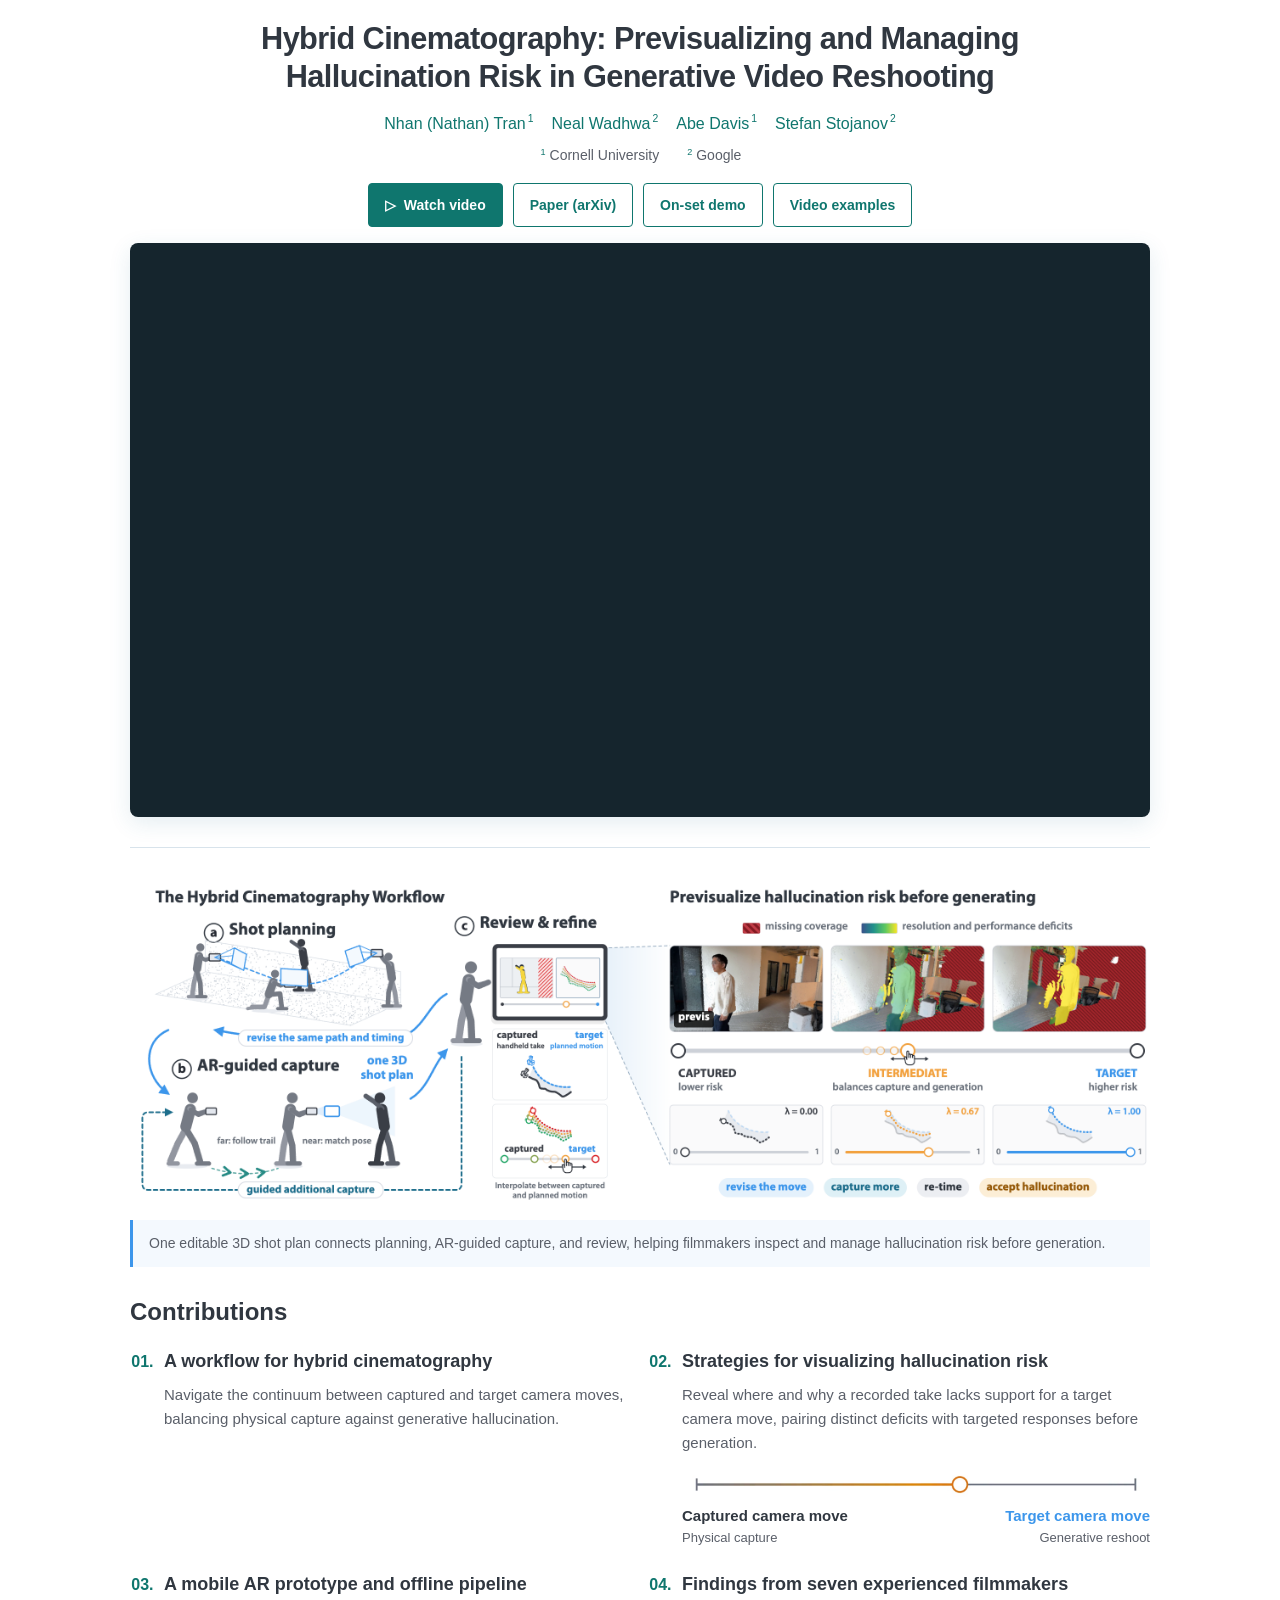
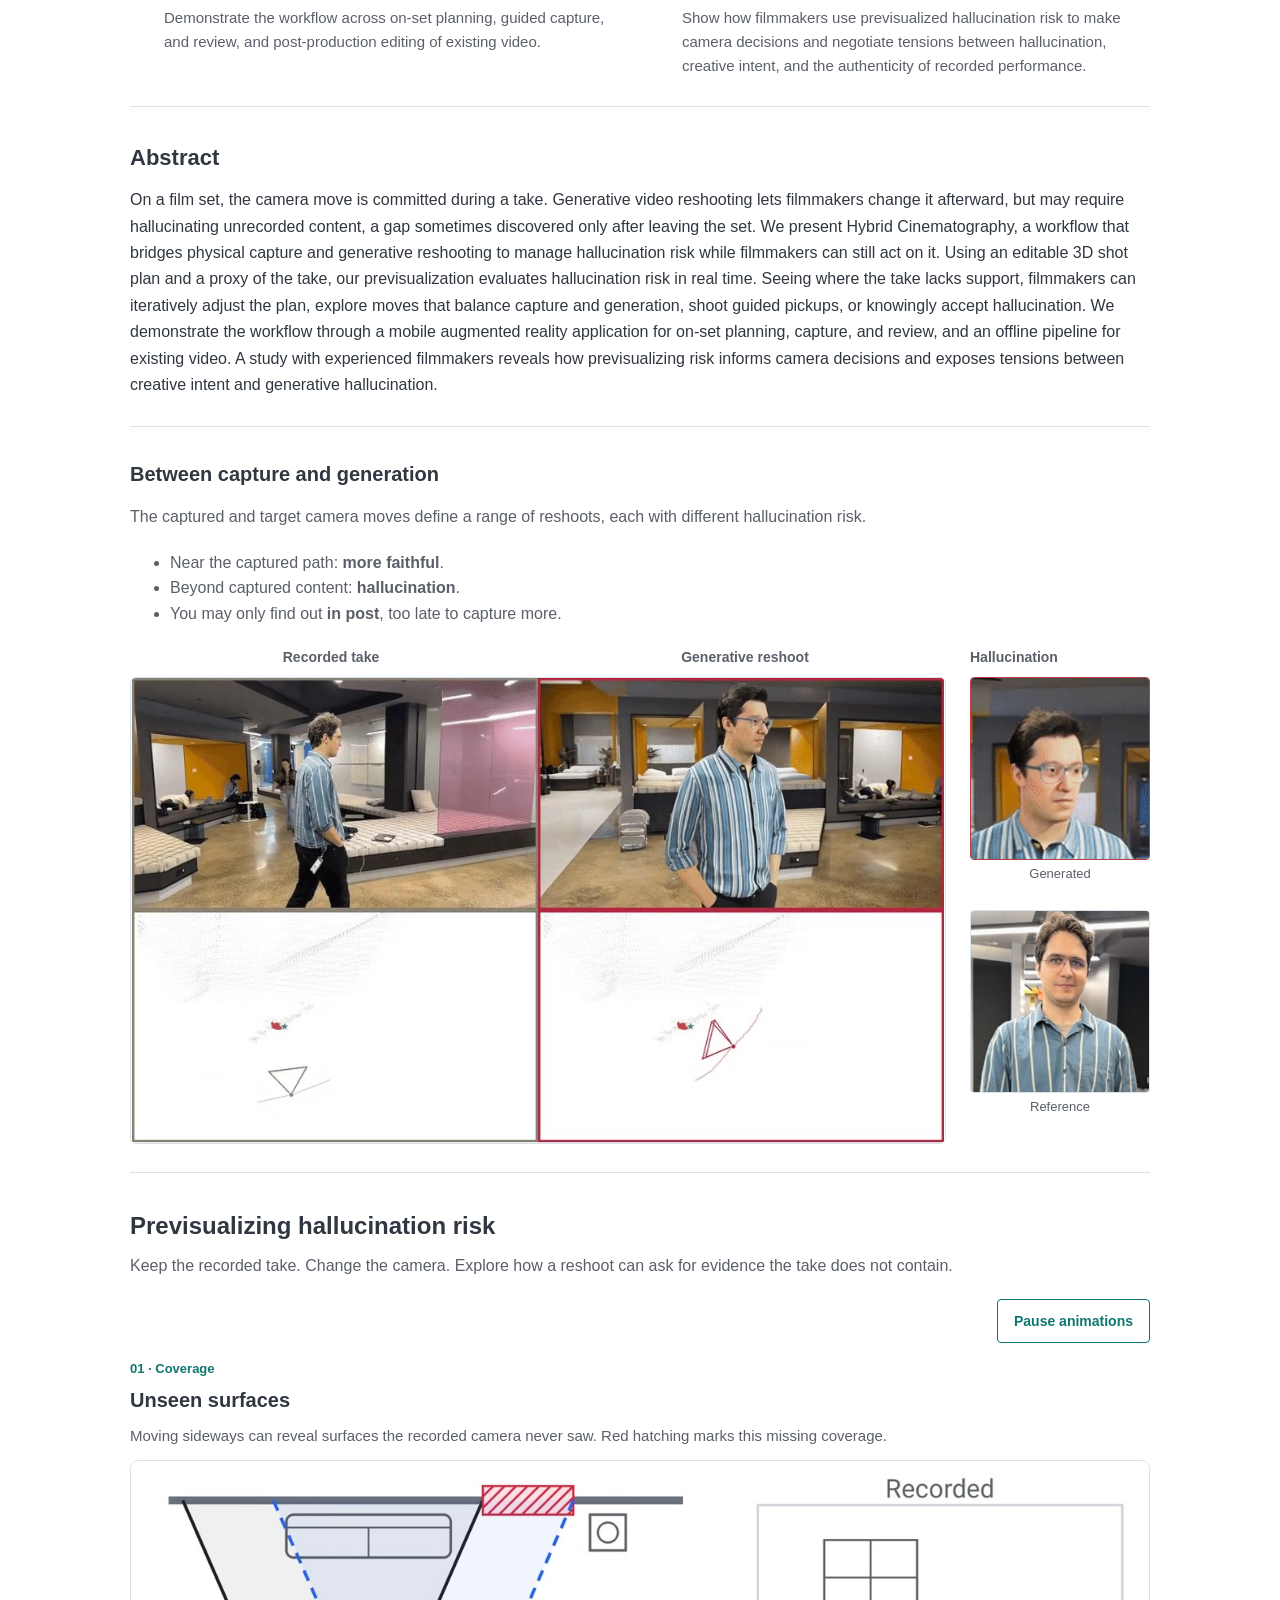
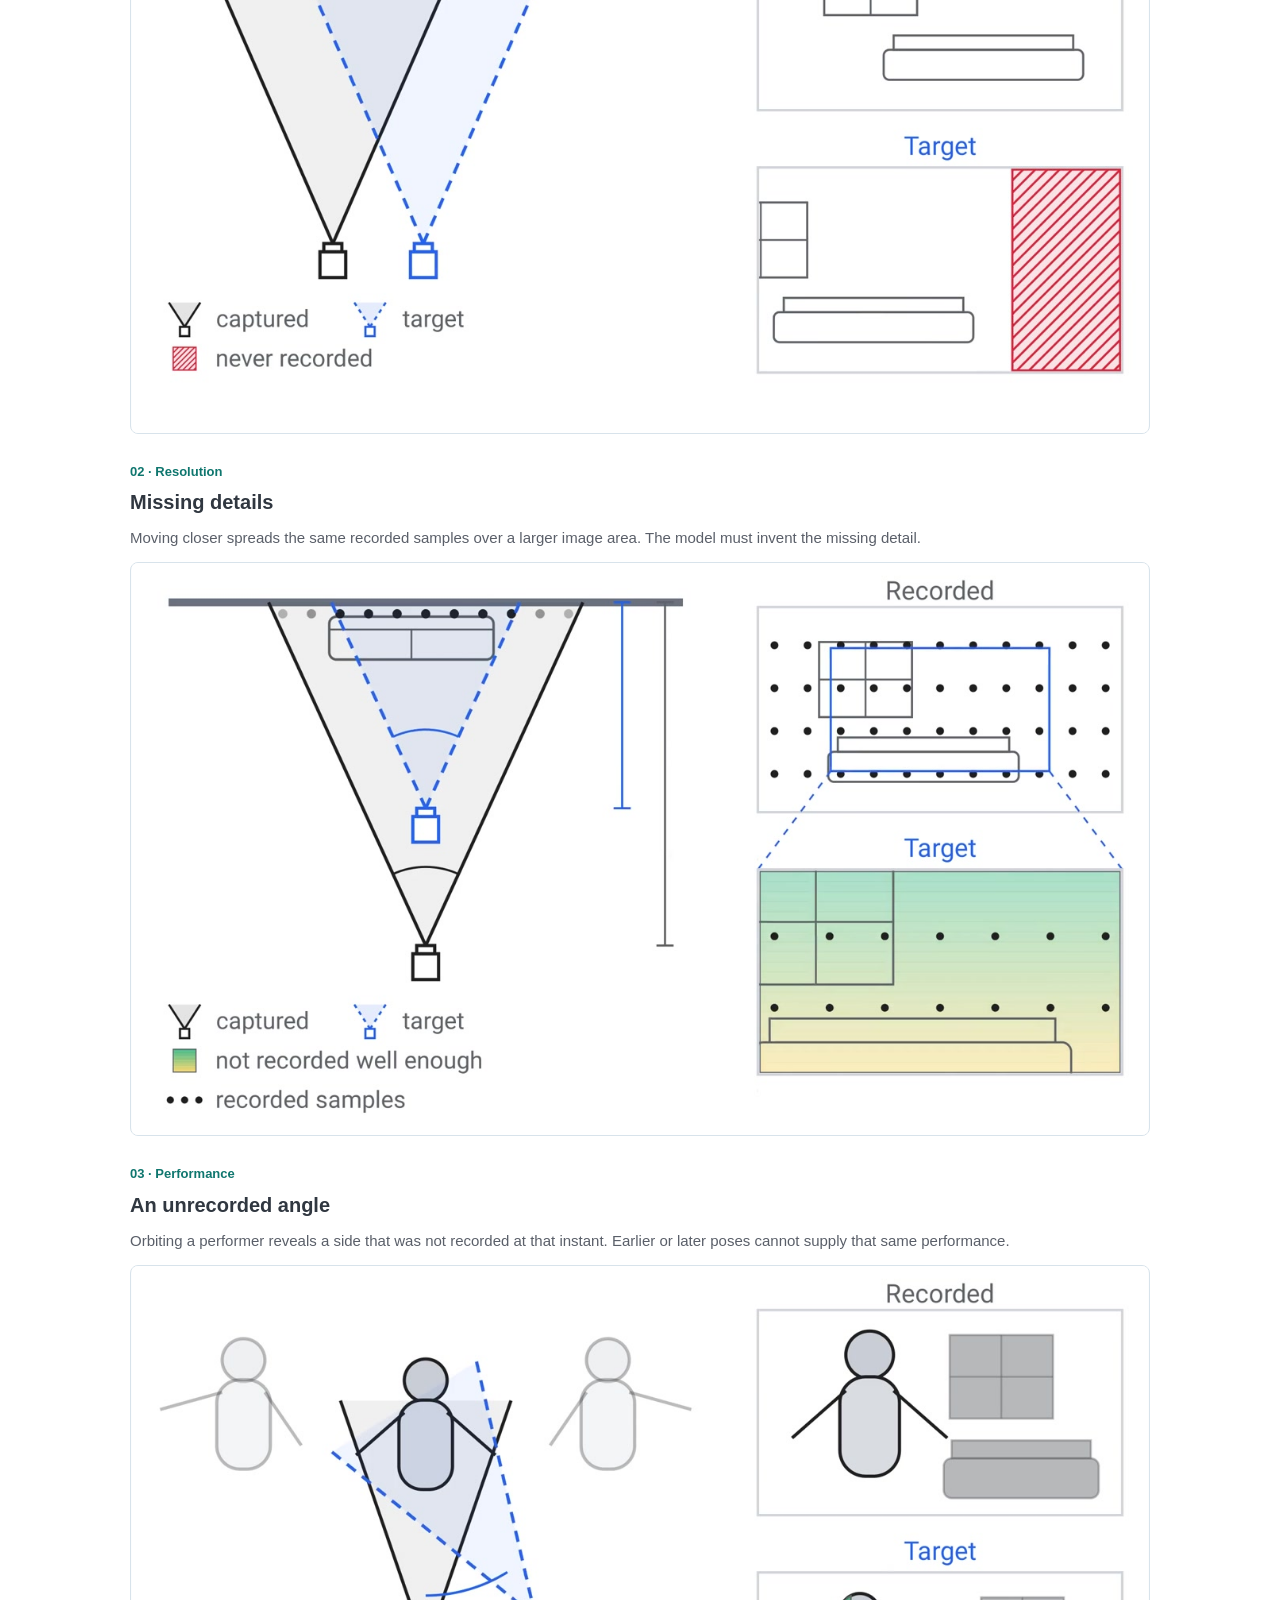
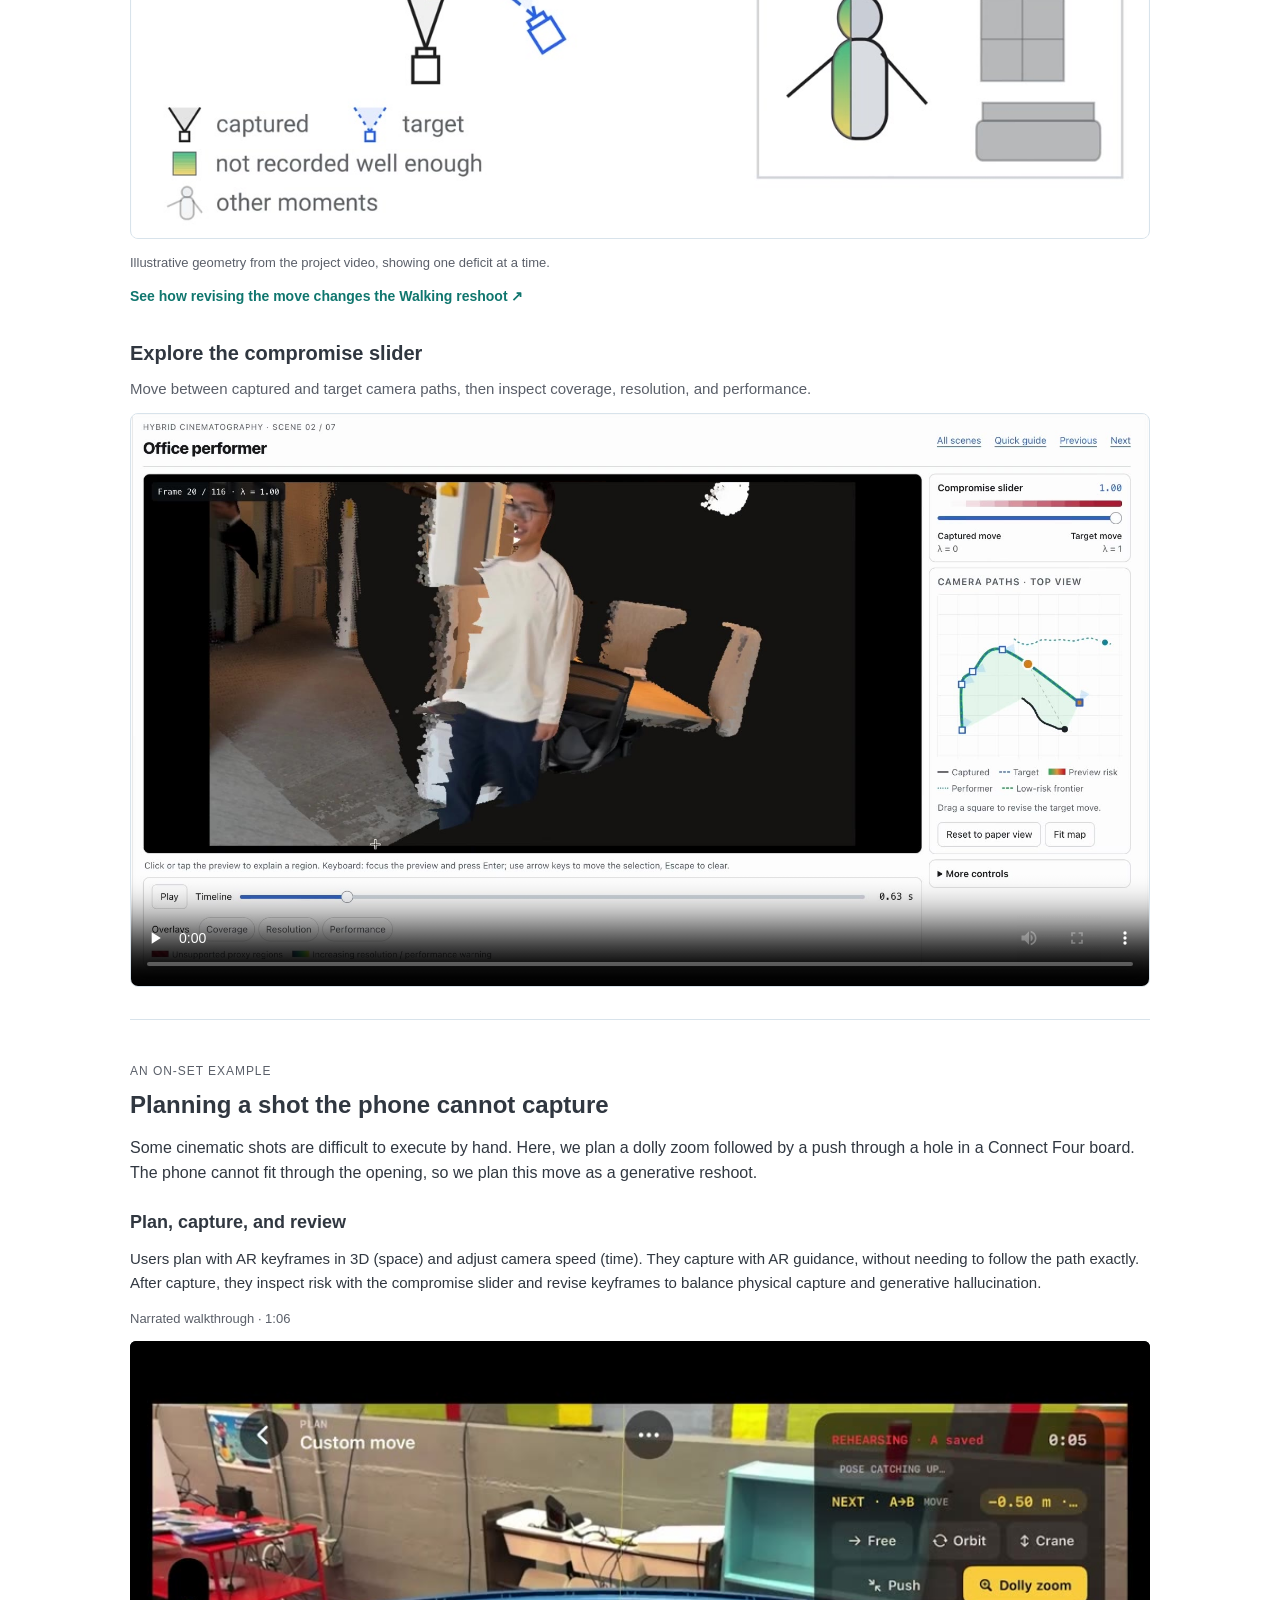
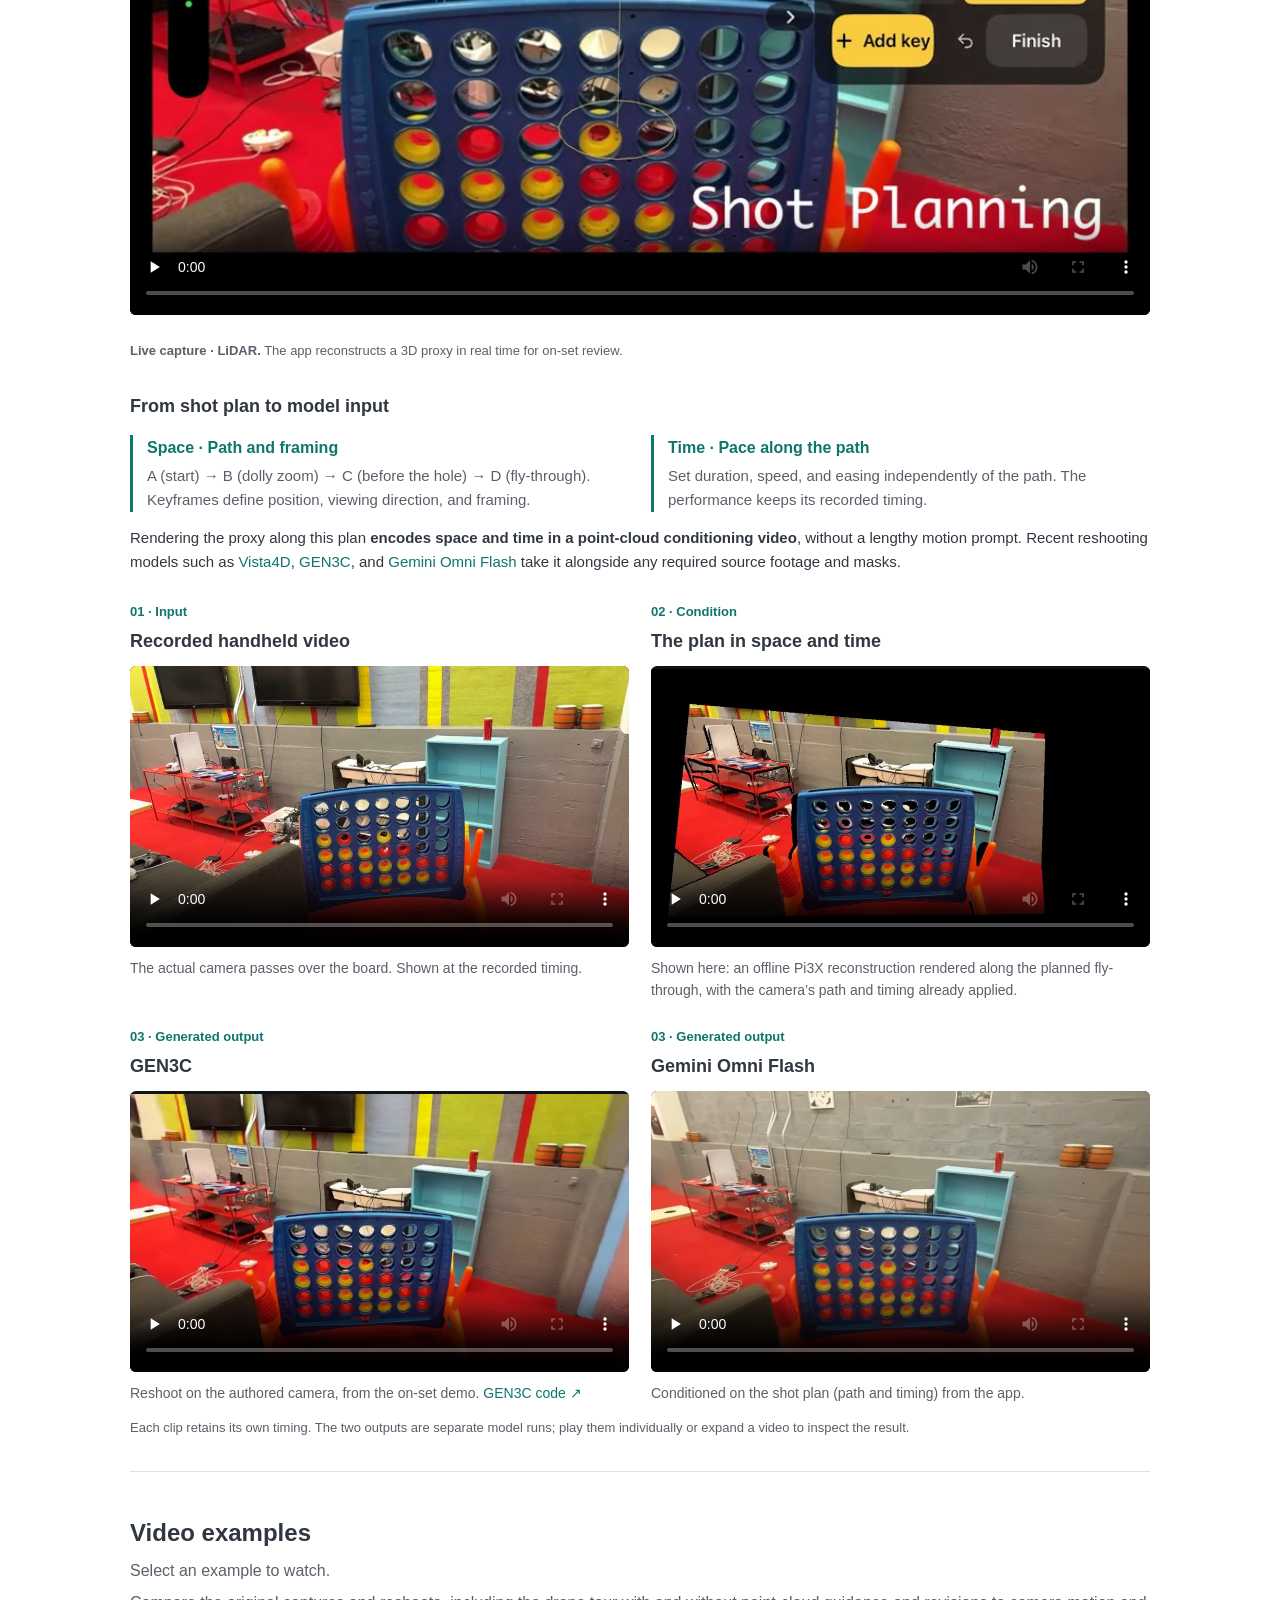
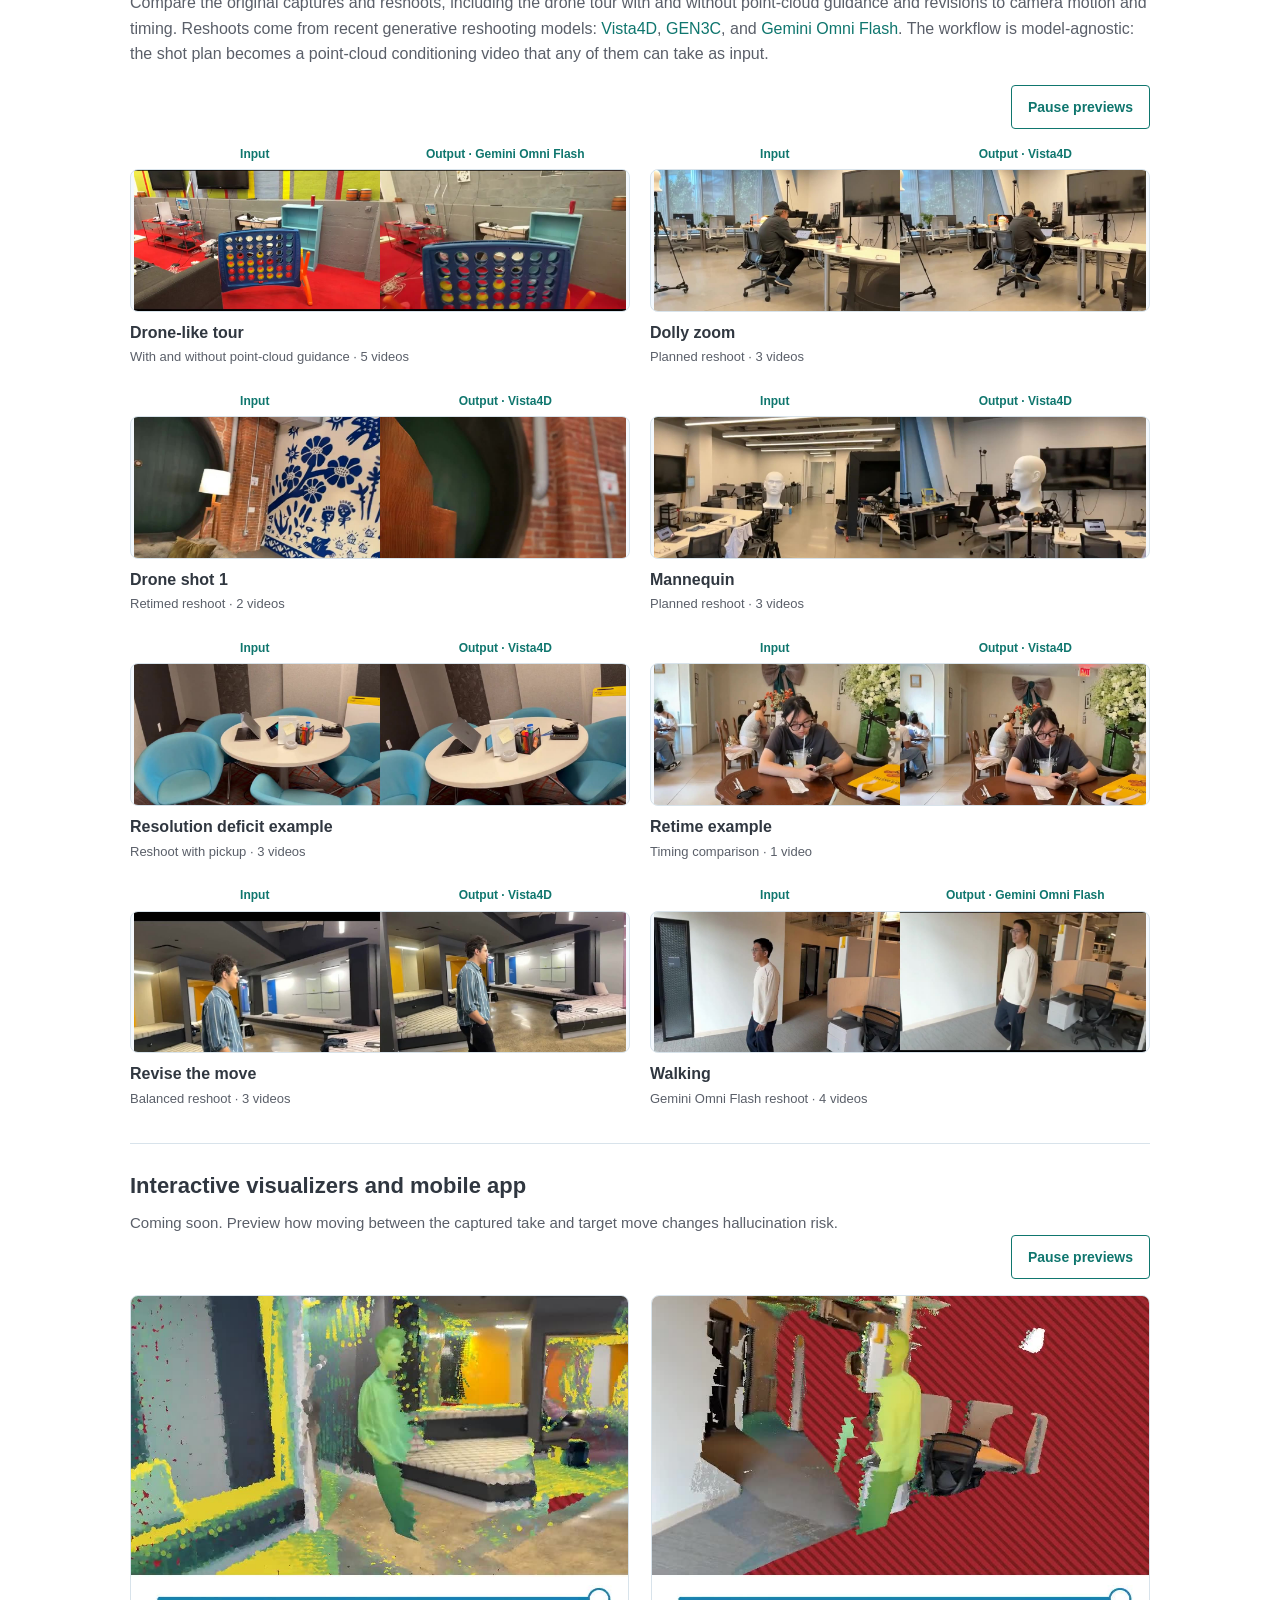
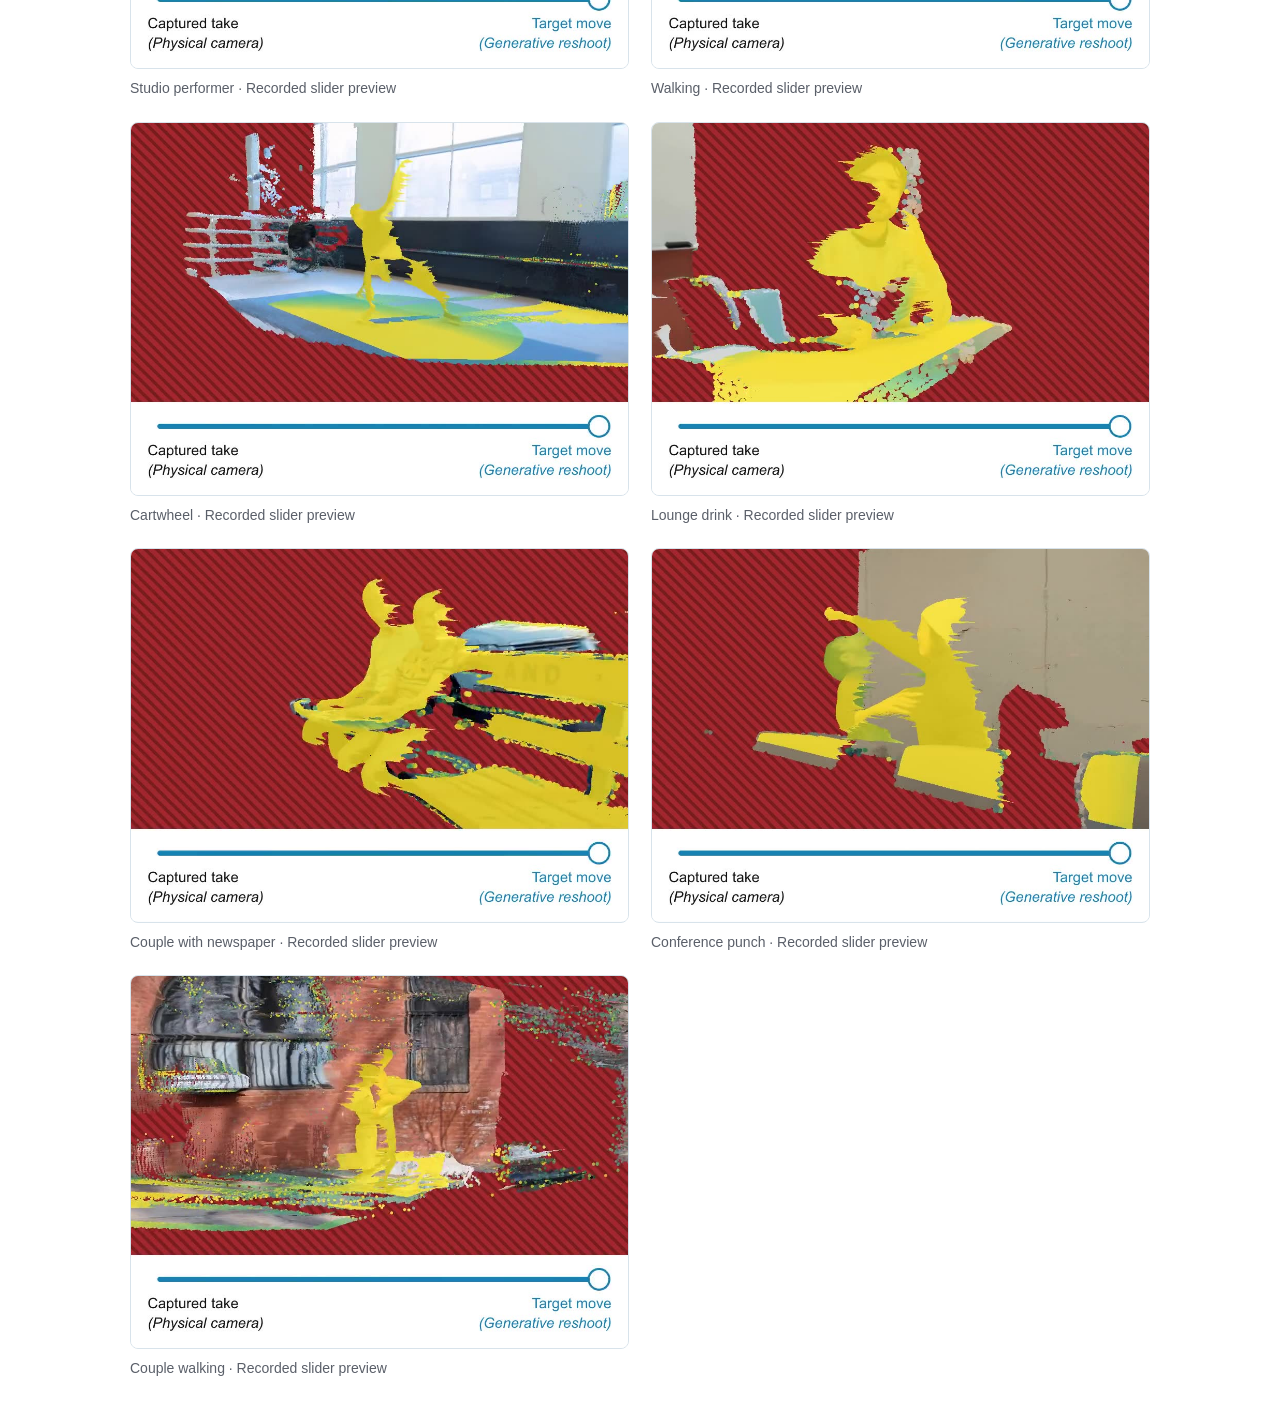
<file: index.html>
<!doctype html>
<html lang="en"><head><meta charset="utf-8"><meta name="viewport" content="width=device-width,initial-scale=1">
<title>Hybrid Cinematography: Previsualizing and Managing Hallucination Risk in Generative Video Reshooting</title><meta name="description" content="Hybrid Cinematography connects physical capture and generative video reshooting. Explore the workflow, geometric explanations, and video examples.">
<meta name="theme-color" content="#0f766e">
<meta property="og:type" content="website"><meta property="og:url" content="https://hybridcinematography.github.io/">
<meta property="og:title" content="Hybrid Cinematography"><meta property="og:description" content="Previsualizing and managing hallucination risk in generative video reshooting.">
<meta property="og:image" content="https://hybridcinematography.github.io/assets/social-card.png"><meta property="og:image:width" content="1200"><meta property="og:image:height" content="630">
<meta name="twitter:card" content="summary_large_image">
<link rel="stylesheet" href="assets/base.css?v=teal1"><link rel="stylesheet" href="assets/gallery.css"><link rel="stylesheet" href="assets/project.css?v=gallery-labels1"></head><body>
<a class="skip-link" href="#main">Skip to content</a>
<main class="gallery" id="main">
<header class="project-hero">
  <h1>Hybrid Cinematography: Previsualizing and Managing Hallucination Risk in Generative Video Reshooting</h1>
  <p class="authors"><span><a href="https://trannhan.com">Nhan (Nathan) Tran</a><sup>1</sup></span><span><a href="https://nealwadhwa.com/">Neal Wadhwa</a><sup>2</sup></span><span><a href="https://www.cs.cornell.edu/abe/group/members">Abe Davis</a><sup>1</sup></span><span><a href="https://sstojanov.github.io/">Stefan Stojanov</a><sup>2</sup></span></p>
  <p class="affiliations"><span><sup>1</sup> Cornell University</span><span><sup>2</sup> Google</span></p>
  <nav class="resource-links" aria-label="Project resources"><a class="resource primary" href="#video"><span aria-hidden="true">▷</span> Watch video</a><a class="resource" href="https://arxiv.org/abs/2610.12455">Paper (arXiv)</a><a class="resource" href="#drone-demo">On-set demo</a><a class="resource" href="#video-examples">Video examples</a></nav>
</header>
<section class="project-video" id="video" aria-label="Project video">
  <div class="video-frame"><iframe src="https://www.youtube-nocookie.com/embed/Y9uDFzBZXWE" title="Hybrid Cinematography project video" loading="lazy" allow="accelerometer; autoplay; clipboard-write; encrypted-media; gyroscope; picture-in-picture; web-share" referrerpolicy="strict-origin-when-cross-origin" allowfullscreen></iframe></div>
</section>
<figure class="project-teaser">
  <a href="assets/teaser.png" aria-label="View the workflow figure at full resolution"><img src="assets/teaser.png" width="2400" height="764" alt="One editable 3D shot plan connects shot planning, AR-guided capture, and review. A slider moves from the captured camera move to the target move, showing missing coverage and resolution or performance deficits before generation."></a>
  <figcaption>One editable 3D shot plan connects planning, AR-guided capture, and review, helping filmmakers inspect and manage hallucination risk before generation.</figcaption>
</figure>
<section class="contributions" id="contributions" aria-labelledby="contributions-heading">
  <h2 id="contributions-heading">Contributions</h2>
  <ol>
    <li><h3>A workflow for hybrid cinematography</h3><p>Navigate the continuum between captured and target camera moves, balancing physical capture against generative hallucination.</p></li>
    <li><h3>Strategies for visualizing hallucination risk</h3><p>Reveal where and why a recorded take lacks support for a target camera move, pairing distinct deficits with targeted responses before generation.</p>
    <figure class="slider-motif">
      <video muted loop playsinline preload="none" poster="assets/risk-story/slider.jpg" aria-label="Rendered slider illustrating the range between captured and target camera moves" src="assets/risk-story/slider.mp4">Your browser cannot play this video. <a href="assets/risk-story/slider.mp4">Open the slider illustration</a>.</video>
      <figcaption><span>Captured camera move<small>Physical capture</small></span><span>Target camera move<small>Generative reshoot</small></span></figcaption>
    </figure>
    </li>
    <li><h3>A mobile AR prototype and offline pipeline</h3><p>Demonstrate the workflow across on-set planning, guided capture, and review, and post-production editing of existing video.</p></li>
    <li><h3>Findings from seven experienced filmmakers</h3><p>Show how filmmakers use previsualized hallucination risk to make camera decisions and negotiate tensions between hallucination, creative intent, and the authenticity of recorded performance.</p></li>
  </ol>
</section>
<section class="abstract" aria-labelledby="abstract-heading"><h2 id="abstract-heading">Abstract</h2><p>On a film set, the camera move is committed during a take. Generative video reshooting lets filmmakers change it afterward, but may require hallucinating unrecorded content, a gap sometimes discovered only after leaving the set. We present Hybrid Cinematography, a workflow that bridges physical capture and generative reshooting to manage hallucination risk while filmmakers can still act on it. Using an editable 3D shot plan and a proxy of the take, our previsualization evaluates hallucination risk in real time. Seeing where the take lacks support, filmmakers can iteratively adjust the plan, explore moves that balance capture and generation, shoot guided pickups, or knowingly accept hallucination. We demonstrate the workflow through a mobile augmented reality application for on-set planning, capture, and review, and an offline pipeline for existing video. A study with experienced filmmakers reveals how previsualizing risk informs camera decisions and exposes tensions between creative intent and generative hallucination.</p></section>
<section class="risk-story" id="hallucination-risk" aria-labelledby="risk-story-heading">
  <div class="section-heading"><h2 id="risk-story-heading">Between capture and generation</h2></div>
  <p class="risk-intro">The captured and target camera moves define a range of reshoots, each with different hallucination risk.</p>
  <ul class="risk-intro">
    <li>Near the captured path: <strong>more faithful</strong>.</li>
    <li>Beyond captured content: <strong>hallucination</strong>.</li>
    <li>You may only find out <strong>in post</strong>, too late to capture more.</li>
  </ul>
  <div class="risk-example">
    <figure class="reshoot-comparison">
      <figcaption><span>Recorded take</span><span>Generative reshoot</span></figcaption>
      <video muted loop playsinline preload="none" poster="assets/risk-story/reshoot.jpg?v=full-frame1" aria-label="Recorded take and generated reshoot with their camera paths, showing hallucination" src="assets/risk-story/reshoot.mp4?v=full-frame1">Your browser cannot play this video. <a href="assets/risk-story/reshoot.mp4">Open the reshoot comparison</a>.</video>
    </figure>
    <div class="risk-detail">
      <p>Hallucination</p>
      <div class="risk-faces">
        <figure><img src="assets/risk-story/generated-detail.jpg" width="256" height="260" loading="lazy" alt="The altered face in the generated reshoot"><figcaption>Generated</figcaption></figure>
        <figure><img src="assets/risk-story/captured-detail.jpg" width="256" height="260" loading="lazy" alt="Reference appearance of the performer"><figcaption>Reference</figcaption></figure>
      </div>
    </div>
  </div>
</section>
<section class="risk-explainer" id="risk-explainer" aria-labelledby="risk-heading">
  <div class="section-heading"><h2 id="risk-heading">Previsualizing hallucination risk</h2></div>
  <p class="risk-intro">Keep the recorded take. Change the camera. Explore how a reshoot can ask for evidence the take does not contain.</p>
  <div class="preview-controls"><button class="resource preview-toggle" id="factor-toggle" type="button" hidden>Pause animations</button></div>
  <div class="factor-videos">
    <figure>
      <figcaption><span class="demo-step">01 · Coverage</span><h3>Unseen surfaces</h3><p>Moving sideways can reveal surfaces the recorded camera never saw. Red hatching marks this missing coverage.</p></figcaption>
      <video muted loop playsinline preload="none" poster="assets/factor-videos/coverage.jpg" aria-label="Coverage animation" src="assets/factor-videos/coverage.mp4">Your browser cannot play this video. <a href="assets/factor-videos/coverage.mp4">Open coverage animation</a>.</video>
    </figure>
    <figure>
      <figcaption><span class="demo-step">02 · Resolution</span><h3>Missing details</h3><p>Moving closer spreads the same recorded samples over a larger image area. The model must invent the missing detail.</p></figcaption>
      <video muted loop playsinline preload="none" poster="assets/factor-videos/resolution.jpg" aria-label="Resolution animation" src="assets/factor-videos/resolution.mp4">Your browser cannot play this video. <a href="assets/factor-videos/resolution.mp4">Open resolution animation</a>.</video>
    </figure>
    <figure>
      <figcaption><span class="demo-step">03 · Performance</span><h3>An unrecorded angle</h3><p>Orbiting a performer reveals a side that was not recorded at that instant. Earlier or later poses cannot supply that same performance.</p></figcaption>
      <video muted loop playsinline preload="none" poster="assets/factor-videos/performance.jpg" aria-label="Performance animation" src="assets/factor-videos/performance.mp4">Your browser cannot play this video. <a href="assets/factor-videos/performance.mp4">Open performance animation</a>.</video>
    </figure>
  </div>
  <p class="risk-note">Illustrative geometry from the project video, showing one deficit at a time.</p>
  <a class="risk-follow" href="assets/videos/walking.html">See how revising the move changes the Walking reshoot <span aria-hidden="true">↗</span></a>
  <div class="risk-walkthrough" id="slider-walkthrough">
    <h3>Explore the compromise slider</h3>
    <p>Move between captured and target camera paths, then inspect coverage, resolution, and performance.</p>
    <video controls playsinline preload="none" poster="assets/risk-walkthrough/walkthrough.jpg" aria-label="Compromise slider and hallucination risk overlay walkthrough" src="assets/risk-walkthrough/walkthrough.mp4?v=web2"><track kind="captions" src="assets/risk-walkthrough/walkthrough.vtt" srclang="en" label="English">Your browser cannot play this video. <a href="assets/risk-walkthrough/walkthrough.mp4?v=web2">Open the slider walkthrough</a>.</video>
  </div>
</section>
<section class="drone-demo" id="drone-demo" aria-labelledby="drone-heading">
  <p class="eyebrow">An on-set example</p><h2 id="drone-heading">Planning a shot the phone cannot capture</h2>
  <p class="demo-intro">Some cinematic shots are difficult to execute by hand. Here, we plan a dolly zoom followed by a push through a hole in a Connect Four board. The phone cannot fit through the opening, so we plan this move as a generative reshoot.</p>
  <div class="demo-walkthrough">
    <div><h3>Plan, capture, and review</h3><p>Users plan with AR keyframes in 3D (space) and adjust camera speed (time). They capture with AR guidance, without needing to follow the path exactly. After capture, they inspect risk with the compromise slider and revise keyframes to balance physical capture and generative hallucination.</p><p class="demo-caption">Narrated walkthrough · 1:06</p></div>
    <video controls playsinline preload="none" poster="assets/drone-demo/walkthrough.jpg" aria-label="Drone tour planning, capture, and review walkthrough" src="assets/drone-demo/walkthrough.mp4"><track kind="captions" src="assets/drone-demo/walkthrough.vtt" srclang="en" label="English">Your browser cannot play this video. <a href="assets/drone-demo/walkthrough.mp4">Open walkthrough</a>.</video>
    <p class="demo-caption"><strong>Live capture · LiDAR.</strong> The app reconstructs a 3D proxy in real time for on-set review.</p>
  </div>
  <div class="shot-plan">
    <h3>From shot plan to model input</h3>
    <dl>
      <div><dt>Space · Path and framing</dt><dd>A (start) → B (dolly zoom) → C (before the hole) → D (fly-through). Keyframes define position, viewing direction, and framing.</dd></div>
      <div><dt>Time · Pace along the path</dt><dd>Set duration, speed, and easing independently of the path. The performance keeps its recorded timing.</dd></div>
    </dl>
    <p>Rendering the proxy along this plan <strong>encodes space and time in a point-cloud conditioning video</strong>, without a lengthy motion prompt. Recent reshooting models such as <a href="https://eyeline-labs.github.io/Vista4D/">Vista4D</a>, <a href="https://research.nvidia.com/labs/toronto-ai/GEN3C/">GEN3C</a>, and <a href="https://deepmind.google/models/gemini-omni/">Gemini Omni Flash</a> take it alongside any required source footage and masks.</p>
  </div>
  <div class="demo-grid">
    <figure><figcaption><span class="demo-step">01 · Input</span><h3>Recorded handheld video</h3></figcaption><video controls playsinline preload="none" poster="assets/drone-demo/capture.jpg" aria-label="Recorded handheld input for the drone tour" src="assets/drone-demo/capture.mp4">Your browser cannot play this video. <a href="assets/drone-demo/capture.mp4">Open recorded input</a>.</video><p>The actual camera passes over the board. Shown at the recorded timing.</p></figure>
    <figure><figcaption><span class="demo-step">02 · Condition</span><h3>The plan in space and time</h3></figcaption><video controls playsinline preload="none" poster="assets/drone-demo/condition.jpg" aria-label="Point-cloud condition with the planned camera path and authored timing" src="assets/drone-demo/condition.mp4">Your browser cannot play this video. <a href="assets/drone-demo/condition.mp4">Open point-cloud condition</a>.</video><p>Shown here: an offline Pi3X reconstruction rendered along the planned fly-through, with the camera’s path and timing already applied.</p></figure>
    <figure><figcaption><span class="demo-step">03 · Generated output</span><h3>GEN3C</h3></figcaption><video controls playsinline preload="none" poster="assets/drone-demo/gen3c.jpg" aria-label="GEN3C generated drone tour" src="assets/drone-demo/gen3c.mp4">Your browser cannot play this video. <a href="assets/drone-demo/gen3c.mp4">Open GEN3C output</a>.</video><p>Reshoot on the authored camera, from the on-set demo. <a href="https://github.com/nv-tlabs/GEN3C">GEN3C code ↗</a></p></figure>
    <figure><figcaption><span class="demo-step">03 · Generated output</span><h3>Gemini Omni Flash</h3></figcaption><video controls playsinline preload="none" poster="assets/drone-demo/gemini.jpg" aria-label="Gemini Omni Flash generated drone tour" src="assets/drone-demo/gemini.mp4">Your browser cannot play this video. <a href="assets/drone-demo/gemini.mp4">Open Gemini Omni Flash output</a>.</video><p>Conditioned on the shot plan (path and timing) from the app.</p></figure>
  </div>
  <p class="demo-caption">Each clip retains its own timing. The two outputs are separate model runs; play them individually or expand a video to inspect the result.</p>
</section>
<!-- video examples start -->
<section class="video-section" id="video-examples" aria-labelledby="video-heading"><div class="video-heading"><h2 id="video-heading">Video examples</h2><p>Select an example to watch.</p><p>Compare the original captures and reshoots, including the drone tour with and without point-cloud guidance and revisions to camera motion and timing. Reshoots come from recent generative reshooting models: <a href="https://eyeline-labs.github.io/Vista4D/">Vista4D</a>, <a href="https://research.nvidia.com/labs/toronto-ai/GEN3C/">GEN3C</a>, and <a href="https://deepmind.google/models/gemini-omni/">Gemini Omni Flash</a>. The workflow is model-agnostic: the shot plan becomes a point-cloud conditioning video that any of them can take as input.</p></div><div class="preview-controls"><button class="resource preview-toggle" id="preview-toggle" type="button" hidden>Pause previews</button></div><div class="scene-grid"><a class="scene" href="assets/videos/drone_tour.html"><div class="comparison-labels" aria-hidden="true"><span>Input</span><span>Output · Gemini Omni Flash</span></div><div class="thumb"><img src="assets/videos/drone_tour.jpg" alt="Drone-like tour: recorded input on the left, Gemini Omni Flash output guided by the point-cloud video on the right" loading="lazy"><video data-src="assets/previews/video-drone_tour.mp4" muted loop playsinline preload="none" aria-hidden="true" tabindex="-1"></video></div><div class="scene-info"><div><h3>Drone-like tour</h3><p>With and without point-cloud guidance · 5 videos</p></div></div></a>
<a class="scene" href="assets/videos/dolly_zoom.html"><div class="comparison-labels" aria-hidden="true"><span>Input</span><span>Output · Vista4D</span></div><div class="thumb"><img src="assets/videos/dolly_zoom.jpg?v=input-output1" alt="Dolly zoom: recorded input on the left, Vista4D dolly zoom on the right" loading="lazy"><video data-src="assets/previews/video-dolly_zoom.mp4?v=input-output1" muted loop playsinline preload="none" aria-hidden="true" tabindex="-1"></video></div><div class="scene-info"><div><h3>Dolly zoom</h3><p>Planned reshoot · 3 videos</p></div></div></a>
<a class="scene" href="assets/videos/drone_shot1.html"><div class="comparison-labels" aria-hidden="true"><span>Input</span><span>Output · Vista4D</span></div><div class="thumb"><img src="assets/videos/drone_shot1.jpg?v=input-output1" alt="Drone shot: recorded input on the left, Vista4D retimed move on the right" loading="lazy"><video data-src="assets/previews/video-drone_shot1.mp4?v=input-output1" muted loop playsinline preload="none" aria-hidden="true" tabindex="-1"></video></div><div class="scene-info"><div><h3>Drone shot 1</h3><p>Retimed reshoot · 2 videos</p></div></div></a>
<a class="scene" href="assets/videos/mannequin.html"><div class="comparison-labels" aria-hidden="true"><span>Input</span><span>Output · Vista4D</span></div><div class="thumb"><img src="assets/videos/mannequin.jpg?v=input-output1" alt="Mannequin: recorded input on the left, Vista4D camera move on the right" loading="lazy"><video data-src="assets/previews/video-mannequin.mp4?v=input-output1" muted loop playsinline preload="none" aria-hidden="true" tabindex="-1"></video></div><div class="scene-info"><div><h3>Mannequin</h3><p>Planned reshoot · 3 videos</p></div></div></a>
<a class="scene" href="assets/videos/resolution_deficit_example.html"><div class="comparison-labels" aria-hidden="true"><span>Input</span><span>Output · Vista4D</span></div><div class="thumb"><img src="assets/videos/resolution_deficit_example.jpg?v=input-output1" alt="Resolution deficit: recorded input on the left, Vista4D reshoot with pickup on the right" loading="lazy"><video data-src="assets/previews/video-resolution_deficit_example.mp4?v=input-output1" muted loop playsinline preload="none" aria-hidden="true" tabindex="-1"></video></div><div class="scene-info"><div><h3>Resolution deficit example</h3><p>Reshoot with pickup · 3 videos</p></div></div></a>
<a class="scene" href="assets/videos/retime_example.html"><div class="comparison-labels" aria-hidden="true"><span>Input</span><span>Output · Vista4D</span></div><div class="thumb"><img src="assets/videos/retime_example.jpg?v=input-output1" alt="Retime: captured footage on the left, Vista4D retimed reshoot on the right" loading="lazy"><video data-src="assets/previews/video-retime_example.mp4?v=input-output1" muted loop playsinline preload="none" aria-hidden="true" tabindex="-1"></video></div><div class="scene-info"><div><h3>Retime example</h3><p>Timing comparison · 1 video</p></div></div></a>
<a class="scene" href="assets/videos/revise_the_move.html"><div class="comparison-labels" aria-hidden="true"><span>Input</span><span>Output · Vista4D</span></div><div class="thumb"><img src="assets/videos/revise_the_move.jpg?v=input-output1" alt="Revise the move: recorded input on the left, balanced Vista4D reshoot on the right" loading="lazy"><video data-src="assets/previews/video-revise_the_move.mp4?v=input-output1" muted loop playsinline preload="none" aria-hidden="true" tabindex="-1"></video></div><div class="scene-info"><div><h3>Revise the move</h3><p>Balanced reshoot · 3 videos</p></div></div></a>
<a class="scene" href="assets/videos/walking.html"><div class="comparison-labels" aria-hidden="true"><span>Input</span><span>Output · Gemini Omni Flash</span></div><div class="thumb"><img src="assets/videos/walking.jpg?v=gemini1" alt="Walking: recorded input on the left, Gemini Omni Flash output on the right" loading="lazy"><video data-src="assets/previews/video-walking.mp4?v=gemini1" muted loop playsinline preload="none" aria-hidden="true" tabindex="-1"></video></div><div class="scene-info"><div><h3>Walking</h3><p>Gemini Omni Flash reshoot · 4 videos</p></div></div></a></div></section>
<!-- video examples end -->
<section class="coming-soon" id="coming-soon" aria-labelledby="coming-soon-heading">
  <h2 id="coming-soon-heading">Interactive visualizers and mobile app</h2>
  <p>Coming soon. Preview how moving between the captured take and target move changes hallucination risk.</p>
  <div class="preview-controls"><button class="resource preview-toggle" id="visualizer-toggle" type="button" hidden>Pause previews</button></div>
  <div class="visualizer-previews">
    <figure><video muted loop playsinline preload="none" poster="assets/visualizer-previews/studio-performer.jpg?v=slider1500" aria-label="Recorded slider preview of the Studio performer visualizer" src="assets/visualizer-previews/studio-performer.mp4?v=slider1500">Your browser cannot play this video. <a href="assets/visualizer-previews/studio-performer.mp4">Open Studio performer preview</a>.</video><figcaption>Studio performer · Recorded slider preview</figcaption></figure>
    <figure><video muted loop playsinline preload="none" poster="assets/visualizer-previews/office-performer.jpg?v=slider1500" aria-label="Recorded slider preview of the Walking visualizer" src="assets/visualizer-previews/office-performer.mp4?v=slider1500">Your browser cannot play this video. <a href="assets/visualizer-previews/office-performer.mp4">Open Walking preview</a>.</video><figcaption>Walking · Recorded slider preview</figcaption></figure>
    <figure><video muted loop playsinline preload="none" poster="assets/visualizer-previews/hall-cartwheel.jpg?v=slider1500" aria-label="Recorded slider preview of the Cartwheel visualizer" src="assets/visualizer-previews/hall-cartwheel.mp4?v=slider1500">Your browser cannot play this video. <a href="assets/visualizer-previews/hall-cartwheel.mp4">Open Cartwheel preview</a>.</video><figcaption>Cartwheel · Recorded slider preview</figcaption></figure>
    <figure><video muted loop playsinline preload="none" poster="assets/visualizer-previews/lounge-drink.jpg?v=slider1500" aria-label="Recorded slider preview of the Lounge drink visualizer" src="assets/visualizer-previews/lounge-drink.mp4?v=slider1500">Your browser cannot play this video. <a href="assets/visualizer-previews/lounge-drink.mp4">Open Lounge drink preview</a>.</video><figcaption>Lounge drink · Recorded slider preview</figcaption></figure>
    <figure><video muted loop playsinline preload="none" poster="assets/visualizer-previews/couple-with-newspaper.jpg?v=slider1500" aria-label="Recorded slider preview of the Couple with newspaper visualizer" src="assets/visualizer-previews/couple-with-newspaper.mp4?v=slider1500">Your browser cannot play this video. <a href="assets/visualizer-previews/couple-with-newspaper.mp4">Open Couple with newspaper preview</a>.</video><figcaption>Couple with newspaper · Recorded slider preview</figcaption></figure>
    <figure><video muted loop playsinline preload="none" poster="assets/visualizer-previews/conference-punch.jpg?v=slider1500" aria-label="Recorded slider preview of the Conference punch visualizer" src="assets/visualizer-previews/conference-punch.mp4?v=slider1500">Your browser cannot play this video. <a href="assets/visualizer-previews/conference-punch.mp4">Open Conference punch preview</a>.</video><figcaption>Conference punch · Recorded slider preview</figcaption></figure>
    <figure><video muted loop playsinline preload="none" poster="assets/visualizer-previews/couple-walking.jpg?v=slider1500" aria-label="Recorded slider preview of the Couple walking visualizer" src="assets/visualizer-previews/couple-walking.mp4?v=slider1500">Your browser cannot play this video. <a href="assets/visualizer-previews/couple-walking.mp4">Open Couple walking preview</a>.</video><figcaption>Couple walking · Recorded slider preview</figcaption></figure>
  </div>
</section>
</main><script src="assets/project-video.js?v=shared-video-width1" defer></script><script src="assets/previews.js?v=auto-comparison1" defer></script><!-- Default Statcounter code for HybridCinematography
https://hybridcinematography.github.io/ -->
<script type="text/javascript">
var sc_project=13358792;
var sc_invisible=1;
var sc_security="0e1bf05b";
</script>
<script type="text/javascript"
src="https://www.statcounter.com/counter/counter.js"
async></script>
<noscript><div class="statcounter"><a title="Web Analytics"
href="https://statcounter.com/" target="_blank"><img
class="statcounter"
src="https://c.statcounter.com/13358792/0/0e1bf05b/1/"
alt="Web Analytics"
referrerPolicy="no-referrer-when-downgrade"></a></div></noscript>
<!-- End of Statcounter Code -->
</body></html>
</file>
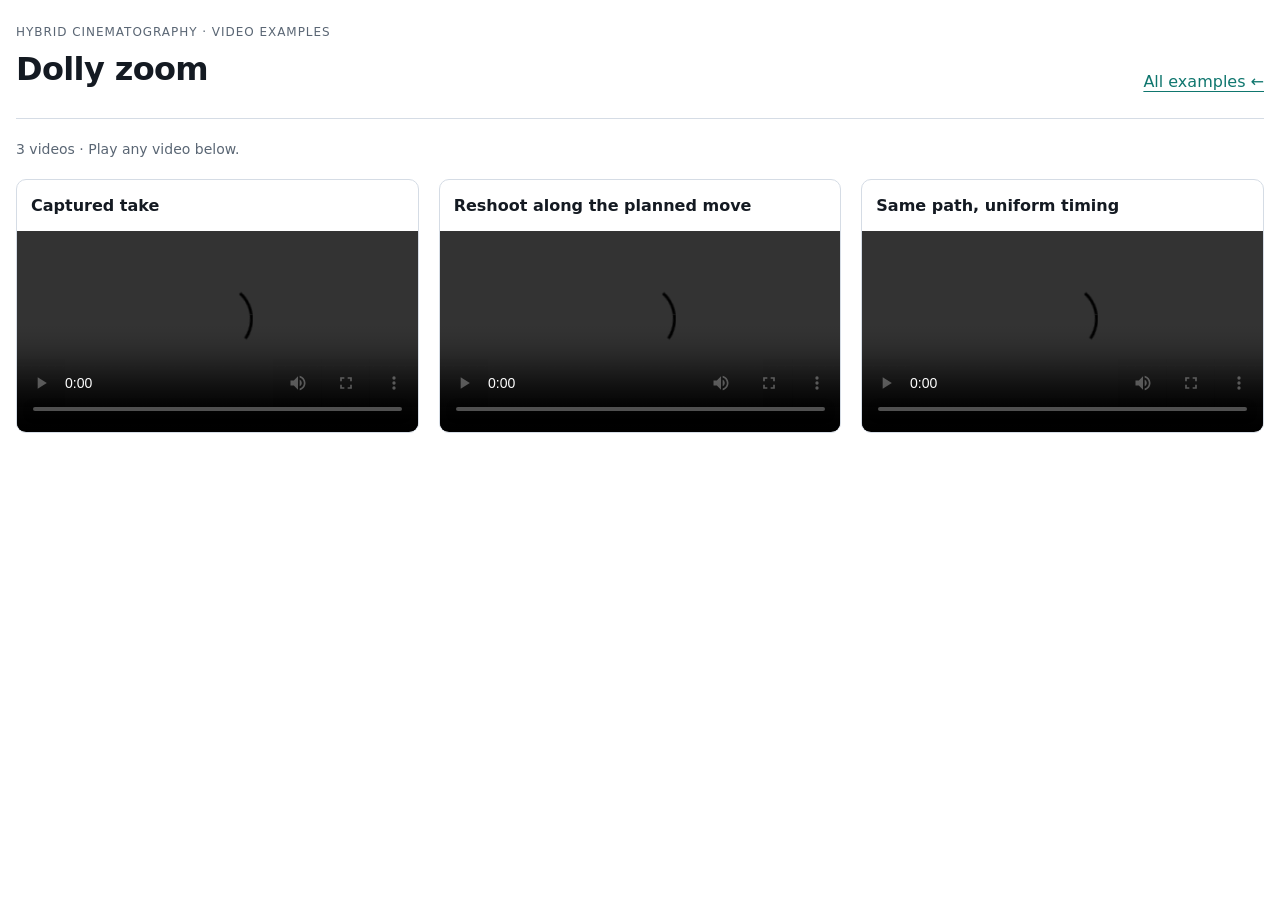
<file: assets/videos/dolly_zoom.html>
<!doctype html>
<html lang="en"><head><meta charset="utf-8"><meta name="viewport" content="width=device-width,initial-scale=1">
<title>Dolly zoom · Video examples</title><link rel="stylesheet" href="../base.css"><link rel="stylesheet" href="../gallery.css"></head>
<body><main class="gallery"><header class="gallery-header"><div><p class="eyebrow">Hybrid Cinematography · Video examples</p><h1>Dolly zoom</h1></div>
<a href="../../index.html#video-examples">All examples ←</a></header>
<p class="video-intro">3 videos · Play any video below.</p>
<section class="video-grid" aria-label="Videos"><article class="video-item"><h2>Captured take</h2><video controls playsinline preload="metadata" aria-label="Captured take" src="../../VIDEO_EXAMPLES/dolly_zoom/original_384p.mp4">Your browser cannot play this video. <a href="../../VIDEO_EXAMPLES/dolly_zoom/original_384p.mp4">Open video</a>.</video></article><article class="video-item"><h2>Reshoot along the planned move</h2><video controls playsinline preload="metadata" aria-label="Reshoot along the planned move" src="../../VIDEO_EXAMPLES/dolly_zoom/PLANNED_384p.mp4">Your browser cannot play this video. <a href="../../VIDEO_EXAMPLES/dolly_zoom/PLANNED_384p.mp4">Open video</a>.</video></article><article class="video-item"><h2>Same path, uniform timing</h2><video controls playsinline preload="metadata" aria-label="Same path, uniform timing" src="../../VIDEO_EXAMPLES/dolly_zoom/PLANNED_with_uniform_timing_384p.mp4">Your browser cannot play this video. <a href="../../VIDEO_EXAMPLES/dolly_zoom/PLANNED_with_uniform_timing_384p.mp4">Open video</a>.</video></article></section>
</main><!-- Default Statcounter code for HybridCinematography
https://hybridcinematography.github.io/ -->
<script type="text/javascript">
var sc_project=13358792;
var sc_invisible=1;
var sc_security="0e1bf05b";
</script>
<script type="text/javascript"
src="https://www.statcounter.com/counter/counter.js"
async></script>
<noscript><div class="statcounter"><a title="Web Analytics"
href="https://statcounter.com/" target="_blank"><img
class="statcounter"
src="https://c.statcounter.com/13358792/0/0e1bf05b/1/"
alt="Web Analytics"
referrerPolicy="no-referrer-when-downgrade"></a></div></noscript>
<!-- End of Statcounter Code -->
</body></html>
</file>
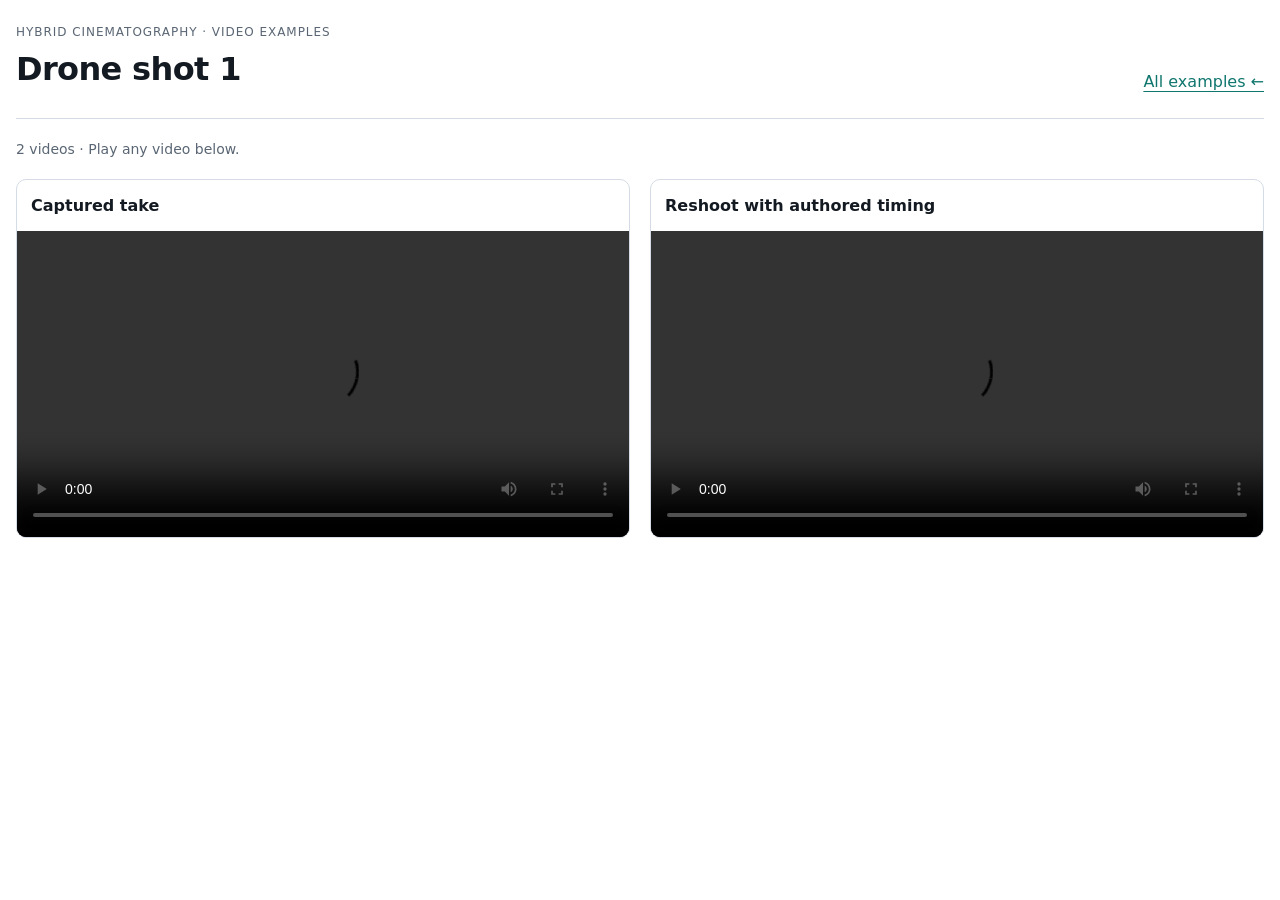
<file: assets/videos/drone_shot1.html>
<!doctype html>
<html lang="en"><head><meta charset="utf-8"><meta name="viewport" content="width=device-width,initial-scale=1">
<title>Drone shot 1 · Video examples</title><link rel="stylesheet" href="../base.css"><link rel="stylesheet" href="../gallery.css"></head>
<body><main class="gallery"><header class="gallery-header"><div><p class="eyebrow">Hybrid Cinematography · Video examples</p><h1>Drone shot 1</h1></div>
<a href="../../index.html#video-examples">All examples ←</a></header>
<p class="video-intro">2 videos · Play any video below.</p>
<section class="video-grid" aria-label="Videos"><article class="video-item"><h2>Captured take</h2><video controls playsinline preload="metadata" aria-label="Captured take" src="../../VIDEO_EXAMPLES/drone_shot1/original_casual_capture.mp4">Your browser cannot play this video. <a href="../../VIDEO_EXAMPLES/drone_shot1/original_casual_capture.mp4">Open video</a>.</video></article><article class="video-item"><h2>Reshoot with authored timing</h2><video controls playsinline preload="metadata" aria-label="Reshoot with authored timing" src="../../VIDEO_EXAMPLES/drone_shot1/plan_generated_customize_time.mp4">Your browser cannot play this video. <a href="../../VIDEO_EXAMPLES/drone_shot1/plan_generated_customize_time.mp4">Open video</a>.</video></article></section>
</main><!-- Default Statcounter code for HybridCinematography
https://hybridcinematography.github.io/ -->
<script type="text/javascript">
var sc_project=13358792;
var sc_invisible=1;
var sc_security="0e1bf05b";
</script>
<script type="text/javascript"
src="https://www.statcounter.com/counter/counter.js"
async></script>
<noscript><div class="statcounter"><a title="Web Analytics"
href="https://statcounter.com/" target="_blank"><img
class="statcounter"
src="https://c.statcounter.com/13358792/0/0e1bf05b/1/"
alt="Web Analytics"
referrerPolicy="no-referrer-when-downgrade"></a></div></noscript>
<!-- End of Statcounter Code -->
</body></html>
</file>
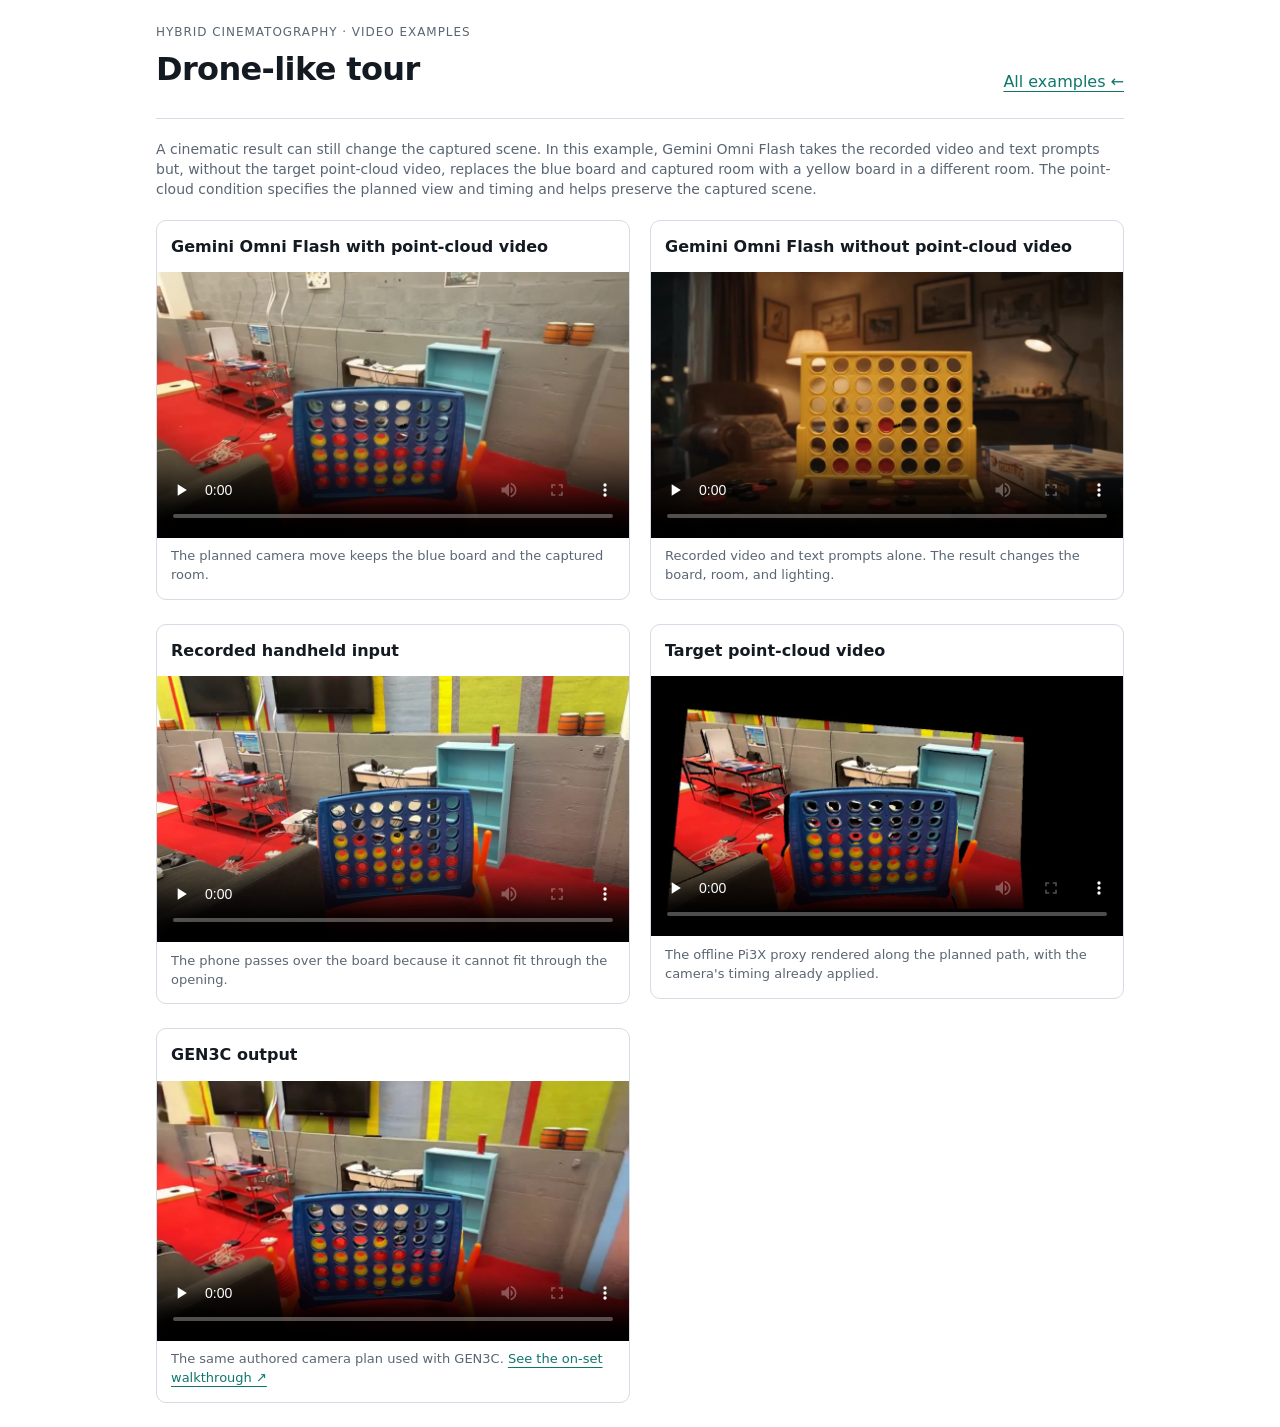
<file: assets/videos/drone_tour.html>
<!doctype html>
<html lang="en"><head><meta charset="utf-8"><meta name="viewport" content="width=device-width,initial-scale=1">
<title>Drone-like tour · Video examples</title><link rel="stylesheet" href="../base.css"><link rel="stylesheet" href="../gallery.css"></head>
<body><main class="gallery single-video"><header class="gallery-header"><div><p class="eyebrow">Hybrid Cinematography · Video examples</p><h1>Drone-like tour</h1></div>
<a href="../../index.html#video-examples">All examples ←</a></header>
<p class="video-intro">A cinematic result can still change the captured scene. In this example, Gemini Omni Flash takes the recorded video and text prompts but, without the target point-cloud video, replaces the blue board and captured room with a yellow board in a different room. The point-cloud condition specifies the planned view and timing and helps preserve the captured scene.</p>
<section class="video-grid" aria-label="Drone tour videos">
  <article class="video-item"><h2>Gemini Omni Flash with point-cloud video</h2><video controls playsinline preload="none" poster="../drone-demo/gemini.jpg" aria-label="Gemini Omni Flash output with point-cloud video" src="../drone-demo/gemini.mp4">Your browser cannot play this video. <a href="../drone-demo/gemini.mp4">Open video</a>.</video><p class="caption" style="padding:0 14px 14px">The planned camera move keeps the blue board and the captured room.</p></article>
  <article class="video-item"><h2>Gemini Omni Flash without point-cloud video</h2><video controls playsinline preload="none" poster="../drone-demo/gemini_without_pointcloud.jpg" aria-label="Gemini Omni Flash output without point-cloud video" src="../drone-demo/gemini_without_pointcloud.mp4">Your browser cannot play this video. <a href="../drone-demo/gemini_without_pointcloud.mp4">Open video</a>.</video><p class="caption" style="padding:0 14px 14px">Recorded video and text prompts alone. The result changes the board, room, and lighting.</p></article>
  <article class="video-item"><h2>Recorded handheld input</h2><video controls playsinline preload="none" poster="../drone-demo/capture.jpg" aria-label="Recorded handheld input for the drone tour" src="../drone-demo/capture.mp4">Your browser cannot play this video. <a href="../drone-demo/capture.mp4">Open video</a>.</video><p class="caption" style="padding:0 14px 14px">The phone passes over the board because it cannot fit through the opening.</p></article>
  <article class="video-item"><h2>Target point-cloud video</h2><video controls playsinline preload="none" poster="../drone-demo/condition.jpg" aria-label="Target point-cloud video with the planned camera path and timing" src="../drone-demo/condition.mp4">Your browser cannot play this video. <a href="../drone-demo/condition.mp4">Open video</a>.</video><p class="caption" style="padding:0 14px 14px">The offline Pi3X proxy rendered along the planned path, with the camera's timing already applied.</p></article>
  <article class="video-item"><h2>GEN3C output</h2><video controls playsinline preload="none" poster="../drone-demo/gen3c.jpg" aria-label="GEN3C generated drone tour" src="../drone-demo/gen3c.mp4">Your browser cannot play this video. <a href="../drone-demo/gen3c.mp4">Open video</a>.</video><p class="caption" style="padding:0 14px 14px">The same authored camera plan used with GEN3C. <a href="../../index.html#drone-demo">See the on-set walkthrough ↗</a></p></article>
</section>
</main><!-- Default Statcounter code for HybridCinematography
https://hybridcinematography.github.io/ -->
<script type="text/javascript">
var sc_project=13358792;
var sc_invisible=1;
var sc_security="0e1bf05b";
</script>
<script type="text/javascript"
src="https://www.statcounter.com/counter/counter.js"
async></script>
<noscript><div class="statcounter"><a title="Web Analytics"
href="https://statcounter.com/" target="_blank"><img
class="statcounter"
src="https://c.statcounter.com/13358792/0/0e1bf05b/1/"
alt="Web Analytics"
referrerPolicy="no-referrer-when-downgrade"></a></div></noscript>
<!-- End of Statcounter Code -->
</body></html>
</file>
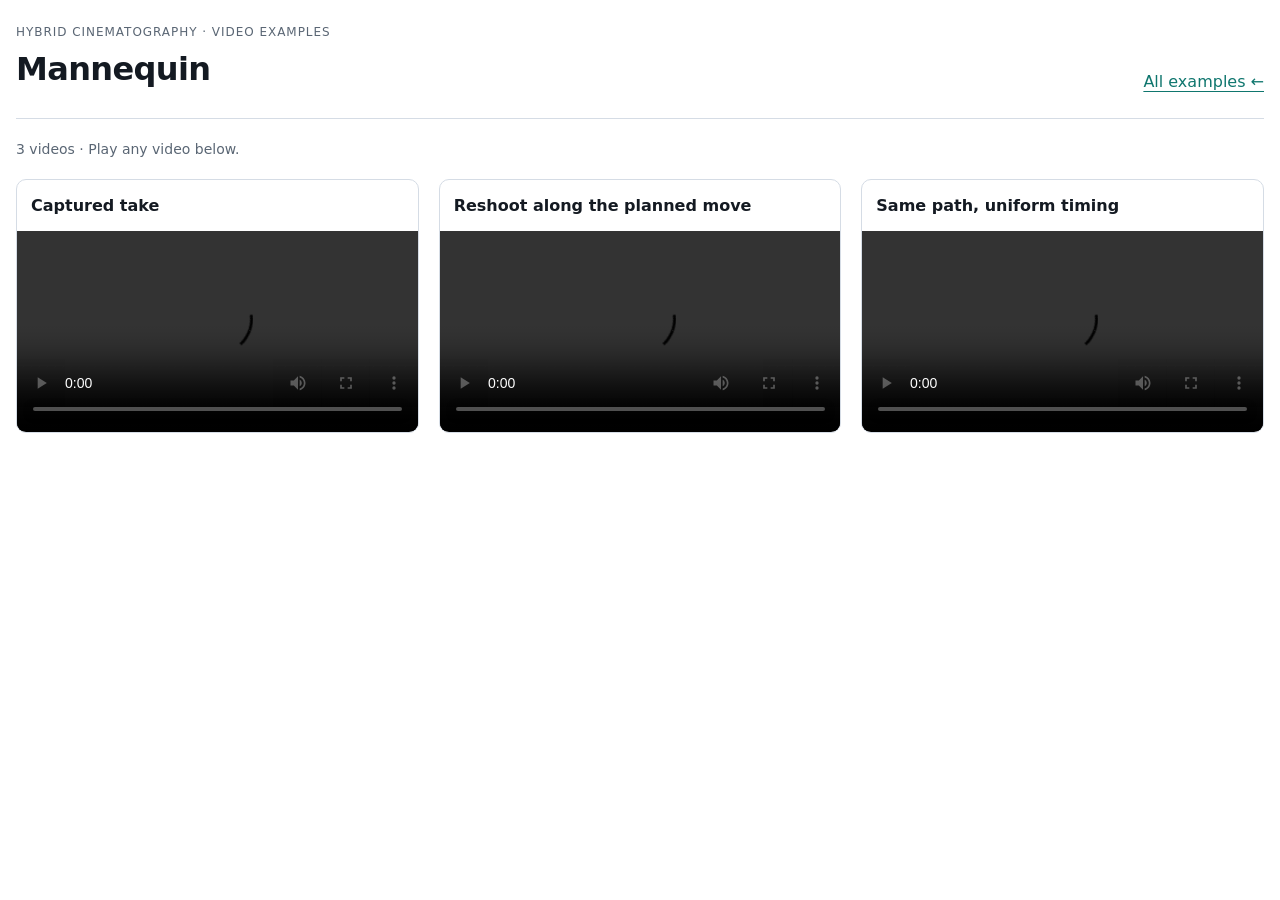
<file: assets/videos/mannequin.html>
<!doctype html>
<html lang="en"><head><meta charset="utf-8"><meta name="viewport" content="width=device-width,initial-scale=1">
<title>Mannequin · Video examples</title><link rel="stylesheet" href="../base.css"><link rel="stylesheet" href="../gallery.css"></head>
<body><main class="gallery"><header class="gallery-header"><div><p class="eyebrow">Hybrid Cinematography · Video examples</p><h1>Mannequin</h1></div>
<a href="../../index.html#video-examples">All examples ←</a></header>
<p class="video-intro">3 videos · Play any video below.</p>
<section class="video-grid" aria-label="Videos"><article class="video-item"><h2>Captured take</h2><video controls playsinline preload="metadata" aria-label="Captured take" src="../../VIDEO_EXAMPLES/mannequin/original_384p.mp4">Your browser cannot play this video. <a href="../../VIDEO_EXAMPLES/mannequin/original_384p.mp4">Open video</a>.</video></article><article class="video-item"><h2>Reshoot along the planned move</h2><video controls playsinline preload="metadata" aria-label="Reshoot along the planned move" src="../../VIDEO_EXAMPLES/mannequin/PLANNED_384p.mp4">Your browser cannot play this video. <a href="../../VIDEO_EXAMPLES/mannequin/PLANNED_384p.mp4">Open video</a>.</video></article><article class="video-item"><h2>Same path, uniform timing</h2><video controls playsinline preload="metadata" aria-label="Same path, uniform timing" src="../../VIDEO_EXAMPLES/mannequin/PLANNED_with_uniform_timing_384p.mp4">Your browser cannot play this video. <a href="../../VIDEO_EXAMPLES/mannequin/PLANNED_with_uniform_timing_384p.mp4">Open video</a>.</video></article></section>
</main><!-- Default Statcounter code for HybridCinematography
https://hybridcinematography.github.io/ -->
<script type="text/javascript">
var sc_project=13358792;
var sc_invisible=1;
var sc_security="0e1bf05b";
</script>
<script type="text/javascript"
src="https://www.statcounter.com/counter/counter.js"
async></script>
<noscript><div class="statcounter"><a title="Web Analytics"
href="https://statcounter.com/" target="_blank"><img
class="statcounter"
src="https://c.statcounter.com/13358792/0/0e1bf05b/1/"
alt="Web Analytics"
referrerPolicy="no-referrer-when-downgrade"></a></div></noscript>
<!-- End of Statcounter Code -->
</body></html>
</file>
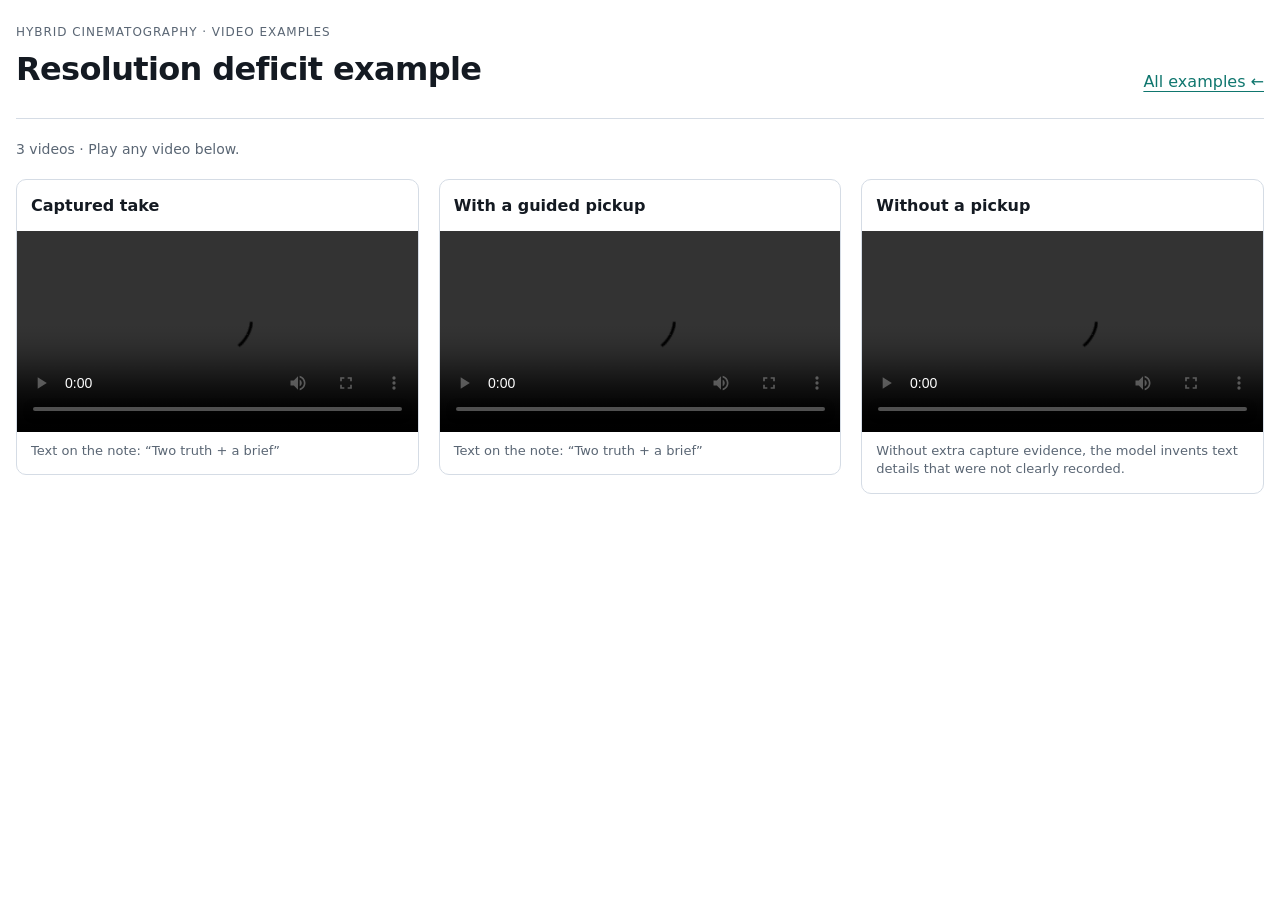
<file: assets/videos/resolution_deficit_example.html>
<!doctype html>
<html lang="en"><head><meta charset="utf-8"><meta name="viewport" content="width=device-width,initial-scale=1">
<title>Resolution deficit example · Video examples</title><link rel="stylesheet" href="../base.css"><link rel="stylesheet" href="../gallery.css"></head>
<body><main class="gallery"><header class="gallery-header"><div><p class="eyebrow">Hybrid Cinematography · Video examples</p><h1>Resolution deficit example</h1></div>
<a href="../../index.html#video-examples">All examples ←</a></header>
<p class="video-intro">3 videos · Play any video below.</p>
<section class="video-grid" aria-label="Videos"><article class="video-item"><h2>Captured take</h2><video controls playsinline preload="metadata" aria-label="Captured take" src="../../VIDEO_EXAMPLES/resolution_deficit_example/table_original_capture.mp4">Your browser cannot play this video. <a href="../../VIDEO_EXAMPLES/resolution_deficit_example/table_original_capture.mp4">Open video</a>.</video><p class="caption" style="padding:0 14px 14px">Text on the note: “Two truth + a brief”</p></article><article class="video-item"><h2>With a guided pickup</h2><video controls playsinline preload="metadata" aria-label="With a guided pickup" src="../../VIDEO_EXAMPLES/resolution_deficit_example/table-with_extra_pickup_FAITHFUL_NOTE.mp4">Your browser cannot play this video. <a href="../../VIDEO_EXAMPLES/resolution_deficit_example/table-with_extra_pickup_FAITHFUL_NOTE.mp4">Open video</a>.</video><p class="caption" style="padding:0 14px 14px">Text on the note: “Two truth + a brief”</p></article><article class="video-item"><h2>Without a pickup</h2><video controls playsinline preload="metadata" aria-label="Without a pickup" src="../../VIDEO_EXAMPLES/resolution_deficit_example/table_no_extra_pickup_HALLUCINATED_NOTE.mp4">Your browser cannot play this video. <a href="../../VIDEO_EXAMPLES/resolution_deficit_example/table_no_extra_pickup_HALLUCINATED_NOTE.mp4">Open video</a>.</video><p class="caption" style="padding:0 14px 14px">Without extra capture evidence, the model invents text details that were not clearly recorded.</p></article></section>
</main><!-- Default Statcounter code for HybridCinematography
https://hybridcinematography.github.io/ -->
<script type="text/javascript">
var sc_project=13358792;
var sc_invisible=1;
var sc_security="0e1bf05b";
</script>
<script type="text/javascript"
src="https://www.statcounter.com/counter/counter.js"
async></script>
<noscript><div class="statcounter"><a title="Web Analytics"
href="https://statcounter.com/" target="_blank"><img
class="statcounter"
src="https://c.statcounter.com/13358792/0/0e1bf05b/1/"
alt="Web Analytics"
referrerPolicy="no-referrer-when-downgrade"></a></div></noscript>
<!-- End of Statcounter Code -->
</body></html>
</file>
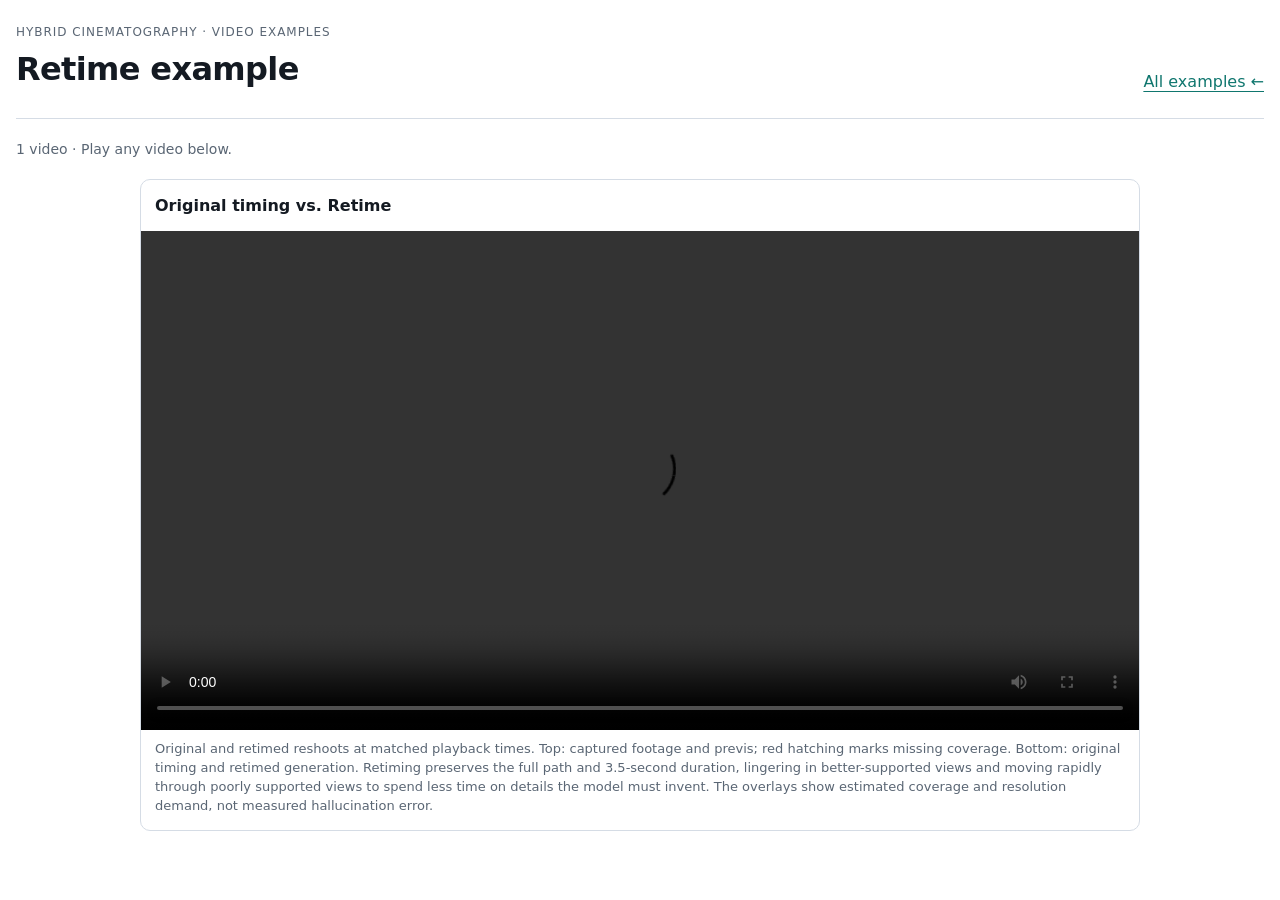
<file: assets/videos/retime_example.html>
<!doctype html>
<html lang="en"><head><meta charset="utf-8"><meta name="viewport" content="width=device-width,initial-scale=1">
<title>Retime example · Video examples</title><link rel="stylesheet" href="../base.css"><link rel="stylesheet" href="../gallery.css"></head>
<body><main class="gallery"><header class="gallery-header"><div><p class="eyebrow">Hybrid Cinematography · Video examples</p><h1>Retime example</h1></div>
<a href="../../index.html#video-examples">All examples ←</a></header>
<p class="video-intro">1 video · Play any video below.</p>
<section class="video-grid single-video" aria-label="Videos"><article class="video-item"><h2>Original timing vs. Retime</h2><video controls playsinline preload="metadata" aria-label="Original timing vs. Retime" src="../../VIDEO_EXAMPLES/retime_example/woman_original_vs_retime_2x2.mp4">Your browser cannot play this video. <a href="../../VIDEO_EXAMPLES/retime_example/woman_original_vs_retime_2x2.mp4">Open video</a>.</video><p class="caption" style="padding:0 14px 14px">Original and retimed reshoots at matched playback times. Top: captured footage and previs; red hatching marks missing coverage. Bottom: original timing and retimed generation. Retiming preserves the full path and 3.5-second duration, lingering in better-supported views and moving rapidly through poorly supported views to spend less time on details the model must invent. The overlays show estimated coverage and resolution demand, not measured hallucination error.</p></article></section>
</main><!-- Default Statcounter code for HybridCinematography
https://hybridcinematography.github.io/ -->
<script type="text/javascript">
var sc_project=13358792;
var sc_invisible=1;
var sc_security="0e1bf05b";
</script>
<script type="text/javascript"
src="https://www.statcounter.com/counter/counter.js"
async></script>
<noscript><div class="statcounter"><a title="Web Analytics"
href="https://statcounter.com/" target="_blank"><img
class="statcounter"
src="https://c.statcounter.com/13358792/0/0e1bf05b/1/"
alt="Web Analytics"
referrerPolicy="no-referrer-when-downgrade"></a></div></noscript>
<!-- End of Statcounter Code -->
</body></html>
</file>
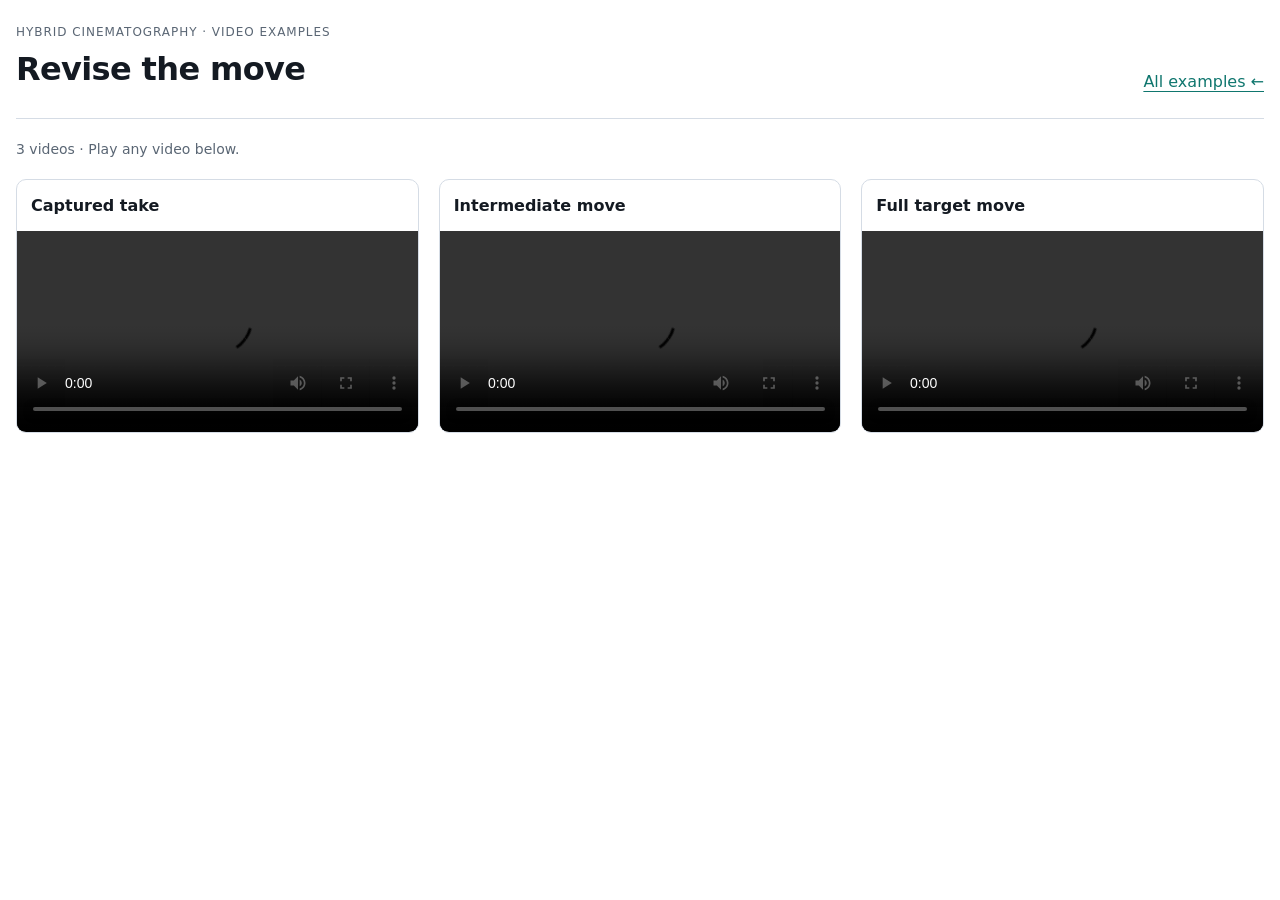
<file: assets/videos/revise_the_move.html>
<!doctype html>
<html lang="en"><head><meta charset="utf-8"><meta name="viewport" content="width=device-width,initial-scale=1">
<title>Revise the move · Video examples</title><link rel="stylesheet" href="../base.css"><link rel="stylesheet" href="../gallery.css"></head>
<body><main class="gallery"><header class="gallery-header"><div><p class="eyebrow">Hybrid Cinematography · Video examples</p><h1>Revise the move</h1></div>
<a href="../../index.html#video-examples">All examples ←</a></header>
<p class="video-intro">3 videos · Play any video below.</p>
<section class="video-grid" aria-label="Videos"><article class="video-item"><h2>Captured take</h2><video controls playsinline preload="metadata" aria-label="Captured take" src="../../VIDEO_EXAMPLES/revise_the_move/original_capture.mp4">Your browser cannot play this video. <a href="../../VIDEO_EXAMPLES/revise_the_move/original_capture.mp4">Open video</a>.</video></article><article class="video-item"><h2>Intermediate move</h2><video controls playsinline preload="metadata" aria-label="Intermediate move" src="../../VIDEO_EXAMPLES/revise_the_move/balance_reshoot_less_hallucination.mp4">Your browser cannot play this video. <a href="../../VIDEO_EXAMPLES/revise_the_move/balance_reshoot_less_hallucination.mp4">Open video</a>.</video></article><article class="video-item"><h2>Full target move</h2><video controls playsinline preload="metadata" aria-label="Full target move" src="../../VIDEO_EXAMPLES/revise_the_move/hallucinated_max_slider.mp4">Your browser cannot play this video. <a href="../../VIDEO_EXAMPLES/revise_the_move/hallucinated_max_slider.mp4">Open video</a>.</video></article></section>
</main><!-- Default Statcounter code for HybridCinematography
https://hybridcinematography.github.io/ -->
<script type="text/javascript">
var sc_project=13358792;
var sc_invisible=1;
var sc_security="0e1bf05b";
</script>
<script type="text/javascript"
src="https://www.statcounter.com/counter/counter.js"
async></script>
<noscript><div class="statcounter"><a title="Web Analytics"
href="https://statcounter.com/" target="_blank"><img
class="statcounter"
src="https://c.statcounter.com/13358792/0/0e1bf05b/1/"
alt="Web Analytics"
referrerPolicy="no-referrer-when-downgrade"></a></div></noscript>
<!-- End of Statcounter Code -->
</body></html>
</file>
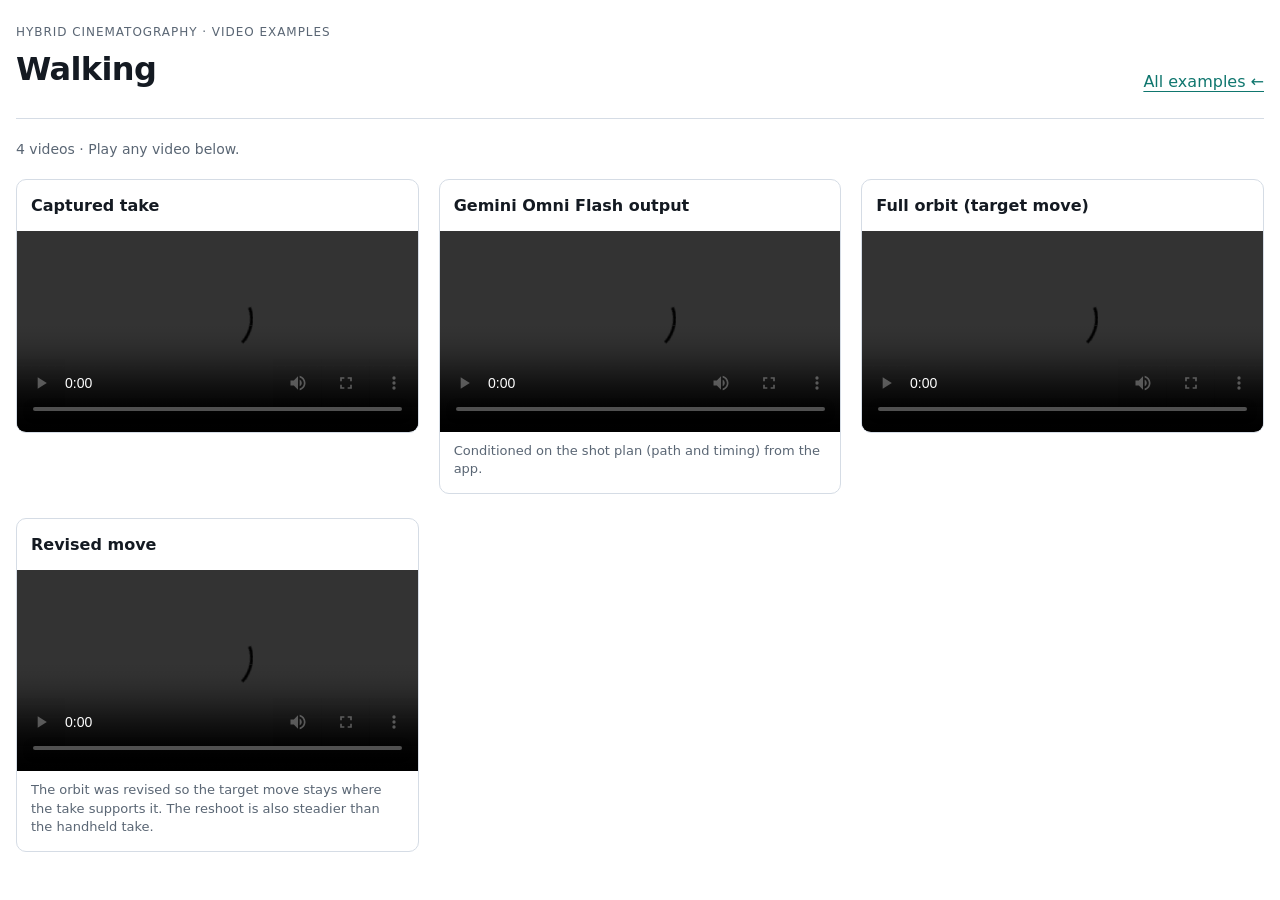
<file: assets/videos/walking.html>
<!doctype html>
<html lang="en"><head><meta charset="utf-8"><meta name="viewport" content="width=device-width,initial-scale=1">
<title>Walking · Video examples</title><link rel="stylesheet" href="../base.css"><link rel="stylesheet" href="../gallery.css"></head>
<body><main class="gallery"><header class="gallery-header"><div><p class="eyebrow">Hybrid Cinematography · Video examples</p><h1>Walking</h1></div>
<a href="../../index.html#video-examples">All examples ←</a></header>
<p class="video-intro">4 videos · Play any video below.</p>
<section class="video-grid" aria-label="Videos"><article class="video-item"><h2>Captured take</h2><video controls playsinline preload="metadata" aria-label="Captured take" src="../../VIDEO_EXAMPLES/walking/original_capture.mp4">Your browser cannot play this video. <a href="../../VIDEO_EXAMPLES/walking/original_capture.mp4">Open video</a>.</video></article><article class="video-item"><h2>Gemini Omni Flash output</h2><video controls playsinline preload="metadata" aria-label="Gemini Omni Flash Walking output" src="../../VIDEO_EXAMPLES/walking/gemini_omni_flash.mp4">Your browser cannot play this video. <a href="../../VIDEO_EXAMPLES/walking/gemini_omni_flash.mp4">Open video</a>.</video><p class="caption" style="padding:0 14px 14px">Conditioned on the shot plan (path and timing) from the app.</p></article><article class="video-item"><h2>Full orbit (target move)</h2><video controls playsinline preload="metadata" aria-label="Full orbit (target move)" src="../../VIDEO_EXAMPLES/walking/plan_full_orbit_hallucinated_face.mp4">Your browser cannot play this video. <a href="../../VIDEO_EXAMPLES/walking/plan_full_orbit_hallucinated_face.mp4">Open video</a>.</video></article><article class="video-item"><h2>Revised move</h2><video controls playsinline preload="metadata" aria-label="Revised move" src="../../VIDEO_EXAMPLES/walking/plan_revised_move.mp4">Your browser cannot play this video. <a href="../../VIDEO_EXAMPLES/walking/plan_revised_move.mp4">Open video</a>.</video><p class="caption" style="padding:0 14px 14px">The orbit was revised so the target move stays where the take supports it. The reshoot is also steadier than the handheld take.</p></article></section>
</main><!-- Default Statcounter code for HybridCinematography
https://hybridcinematography.github.io/ -->
<script type="text/javascript">
var sc_project=13358792;
var sc_invisible=1;
var sc_security="0e1bf05b";
</script>
<script type="text/javascript"
src="https://www.statcounter.com/counter/counter.js"
async></script>
<noscript><div class="statcounter"><a title="Web Analytics"
href="https://statcounter.com/" target="_blank"><img
class="statcounter"
src="https://c.statcounter.com/13358792/0/0e1bf05b/1/"
alt="Web Analytics"
referrerPolicy="no-referrer-when-downgrade"></a></div></noscript>
<!-- End of Statcounter Code -->
</body></html>
</file>
<file: assets/base.css>
:root{color-scheme:light;--ground:#fff;--surface:#fff;--line:#d5dce5;--ink:#141a22;--ink-dim:#5a6674;--out:#0f766e;--font-d:"Archivo",system-ui,sans-serif;--font-b:"IBM Plex Sans",system-ui,sans-serif;--font-m:"IBM Plex Mono",ui-monospace,monospace}
*{box-sizing:border-box} [hidden]{display:none!important}
body{margin:0;background:var(--ground);color:var(--ink);font:16px/1.45 var(--font-b);-webkit-font-smoothing:antialiased}
a{color:var(--out);text-underline-offset:4px} a:hover{color:#115e59}
button,input{font:inherit} button,input[type=range]{cursor:pointer}
button:focus-visible,a:focus-visible,input:focus-visible{outline:3px solid var(--out);outline-offset:4px}
button{border:1px solid var(--line);border-radius:7px;background:transparent;color:var(--ink);padding:7px 12px;font-size:14px;min-height:36px}
button:hover{border-color:var(--out)}button:disabled{opacity:.45;cursor:default}
button[aria-pressed=true]{border-color:var(--out);color:var(--ink);font-weight:600}
h1,h2,p{margin:0}h1{font-family:var(--font-d);font-weight:800;font-size:clamp(20px,2vw,24px);letter-spacing:-.02em}h2{font-family:var(--font-d);font-size:16px;font-weight:600}
.eyebrow{font-size:12px;text-transform:uppercase;letter-spacing:.08em;color:var(--ink-dim);margin-bottom:5px}
.caption{font-size:13px;color:var(--ink-dim);margin-top:10px}
input[type=range]{appearance:none;-webkit-appearance:none;display:block;width:100%;height:26px;margin:4px 0;background:transparent}
input[type=range]::-webkit-slider-runnable-track{height:6px;border-radius:4px;background:linear-gradient(to right,var(--fill,var(--out)) var(--p,100%),var(--line) var(--p,100%))}
input[type=range]::-webkit-slider-thumb{appearance:none;-webkit-appearance:none;width:18px;height:18px;border-radius:50%;background:#fff;border:1px solid #8d9aab;margin-top:-6px}
input[type=range]::-moz-range-track{height:6px;background:var(--line);border-radius:4px}input[type=range]::-moz-range-progress{height:6px;background:var(--out)}input[type=range]::-moz-range-thumb{width:18px;height:18px;border-radius:50%;background:#fff;border:1px solid #8d9aab}
</file>
<file: assets/gallery.css>
.gallery{max-width:1500px;margin:auto;padding:24px 16px}.gallery-header{display:flex;justify-content:space-between;align-items:flex-end;gap:24px;padding-bottom:25px;border-bottom:1px solid var(--line)}.gallery-header h1{font-size:clamp(24px,3vw,32px);font-weight:800}
.scene-grid{display:grid;grid-template-columns:repeat(3,minmax(0,1fr));gap:24px 20px}.scene{text-decoration:none;color:var(--ink);display:block;min-width:0;border:1px solid var(--line);border-radius:10px;overflow:hidden;background:var(--surface);transition:border-color .15s}.scene:hover{border-color:var(--out);color:var(--ink)}.thumb{aspect-ratio:16/9;background:#080c12;overflow:hidden}.thumb img{display:block;width:100%;height:100%;object-fit:contain}.scene-info{display:flex;align-items:baseline;gap:10px;padding:14px}.scene-info h2{font-size:16px;line-height:1.3;margin-bottom:5px}.scene-info p{font-size:12px;color:var(--ink-dim)}
.video-section{border-top:1px solid var(--line);margin-top:30px;padding-top:24px;scroll-margin-top:24px}.video-heading{margin-bottom:18px}.video-heading h2{font-size:22px}.video-heading p,.video-intro{font-size:14px;color:var(--ink-dim);margin-top:6px}.video-intro{margin:20px 0}.video-grid{display:grid;grid-template-columns:repeat(auto-fit,minmax(min(100%,400px),1fr));gap:24px 20px;align-items:start}.single-video{max-width:1000px;margin:auto}.video-item{min-width:0;border:1px solid var(--line);border-radius:10px;overflow:hidden}.video-item h2{padding:14px;font-size:16px;overflow-wrap:anywhere}.video-item video{display:block;width:100%;height:auto;background:#000}
@media(max-width:1100px){.scene-grid{grid-template-columns:repeat(2,minmax(0,1fr))}}@media(max-width:600px){.gallery{padding:24px 16px}.gallery-header{align-items:flex-start;flex-direction:column;gap:12px}.scene-grid{grid-template-columns:1fr;gap:18px}}
</file>
<file: assets/project.css>
/* Micro-Edits layout family. The accent is the teaser's capture-trail teal (#278b85), darkened
   for text contrast. Blue stays reserved for the target move, as in teaser-v54.svg.
   This stylesheet is only loaded by the project page, not the scene viewers. */
:root {
  --ink: #303740;
  --ink-dim: #5a5f69;
  --line: #d8e3eb;
  --out: #0f766e;
  --accent-hover: #115e59;
  --out-tint: #effaf8;
  --blue: #3c96eb;
  --blue-tint: #f4f9fe;
  --font-b: -apple-system, BlinkMacSystemFont, "Segoe UI", Roboto, Helvetica, Arial, sans-serif;
  --font-d: var(--font-b);
}
html { scroll-behavior: smooth; scroll-padding-top: 28px; }
body { line-height: 1.6; }
a { text-decoration: none; }
a:hover { color: var(--accent-hover); text-decoration: underline; }
a:focus-visible { outline-color: var(--blue); }
.gallery { max-width: 1060px; padding: 0 20px 30px; }
.gallery > section { width: 100%; max-width: var(--fitted-video-width, 100%); margin-inline: auto; container-type: inline-size; }
.skip-link { position: absolute; top: 8px; left: 16px; transform: translateY(-150%); background: white; padding: 10px 16px; z-index: 10; }
.skip-link:focus { transform: translateY(0); }
.project-hero { max-width: 940px; margin: auto; padding: 20px 0 16px; text-align: center; }
.project-hero h1 { max-width: 920px; margin: 0 auto; font-size: clamp(24px, 2.4vw, 32px); font-weight: 700; line-height: 1.25; letter-spacing: -.02em; text-wrap: balance; }
.authors, .affiliations { display: flex; justify-content: center; flex-wrap: wrap; gap: 8px 26px; }
.authors { margin-top: 14px; gap: 5px 18px; font-size: 16px; }
.authors a { color: var(--out); }
.authors a:hover { color: var(--accent-hover); }
.authors span, .affiliations span { white-space: nowrap; }
sup { color: var(--out); font-size: .65em; margin-left: 2px; }
.affiliations { margin-top: 8px; color: var(--ink-dim); font-size: 14px; }
.resource-links { display: flex; justify-content: center; flex-wrap: wrap; gap: 10px; margin-top: 16px; }
.resource { display: inline-flex; align-items: center; justify-content: center; gap: 8px; min-height: 44px; padding: 8px 16px; border: 1px solid var(--out); border-radius: 4px; color: var(--out); font-size: 14px; font-weight: 600; text-decoration: none; transition: background .15s, color .15s; }
.resource:hover { color: var(--out); background: var(--out-tint); text-decoration: none; }
.resource:disabled { color: var(--ink-dim); border-color: var(--line); background: transparent; opacity: .65; cursor: default; }
.resource.primary { background: var(--out); border-color: var(--out); color: white; }
.resource.primary:hover { background: var(--accent-hover); border-color: var(--accent-hover); }
.project-teaser { margin: 0; padding: 0 0 26px; }
.project-teaser > a { display: block; border-radius: 8px; overflow: hidden; }
.project-teaser img { display: block; width: 100%; height: auto; }
.project-teaser figcaption { margin: 14px 0 0; padding: 12px 16px; border-left: 3px solid var(--blue); background: var(--blue-tint); color: var(--ink-dim); font-size: 14px; line-height: 1.6; }
.abstract { margin: 4px auto 34px; padding: 0 0 28px; border-bottom: 1px solid var(--line); }
.abstract h2 { font-size: 22px; margin-bottom: 12px; font-weight: 700; }
.abstract p { font-size: 16px; line-height: 1.65; }
.project-video { padding-bottom: 30px; margin-bottom: 34px; border-bottom: 1px solid var(--line); }
.section-heading { display: flex; justify-content: space-between; align-items: baseline; flex-wrap: wrap; gap: 8px 20px; margin-bottom: 16px; }
.section-heading h2 { font-size: 24px; font-weight: 700; }
.video-frame { width: 100%; margin-inline: auto; aspect-ratio: 16 / 9; background: #15252d; border-radius: 8px; overflow: hidden; box-shadow: 0 6px 22px rgb(30 110 140 / 12%); }
.video-frame iframe { display: block; width: 100%; height: 100%; border: 0; }
.risk-story { margin-bottom: 34px; padding-bottom: 28px; border-bottom: 1px solid var(--line); scroll-margin-top: 28px; }
.risk-story .section-heading h2 { font-size: 20px; line-height: 1.35; }
.risk-example { display: grid; grid-template-columns: minmax(0, 1fr) min(18%, 180px); grid-template-rows: auto auto; column-gap: clamp(8px, 2vw, 24px); row-gap: 8px; }
.risk-example figure, .slider-motif { margin: 0; min-width: 0; }
.reshoot-comparison, .risk-detail { display: grid; grid-template-rows: subgrid; grid-row: span 2; }
.reshoot-comparison figcaption { display: grid; grid-template-columns: 1fr 1fr; gap: 12px; }
.risk-faces { display: grid; grid-template-rows: repeat(2, minmax(0, 1fr)); min-height: 0; contain: size; font-size: 13px; line-height: 1.35; }
.risk-faces figure { display: flex; flex-direction: column; align-items: center; min-height: 0; }
.reshoot-comparison figcaption, .risk-detail > p { color: var(--ink-dim); font-size: 14px; font-weight: 600; align-self: end; }
.reshoot-comparison figcaption { text-align: center; }
.reshoot-comparison video { display: block; width: 100%; aspect-ratio: 1000 / 572; border: 1px solid var(--line); border-radius: 6px; }
.risk-faces img { display: block; flex: none; width: auto; max-width: 100%; height: auto; max-height: calc(100% - 1.35em - 5px); border: 1px solid var(--line); border-radius: 4px; }
.risk-faces figure:first-child img { border-color: #b64045; }
.risk-faces figcaption { margin-top: 5px; color: var(--ink-dim); text-align: center; }
.slider-motif { margin-top: 10px; }
.slider-motif video { display: block; width: 100%; aspect-ratio: 12 / 1; background: white; }
.slider-motif figcaption { display: flex; justify-content: space-between; gap: 16px; font-size: 15px; font-weight: 600; }
.slider-motif figcaption > span:last-child { text-align: right; color: var(--blue); }
.slider-motif small { display: block; color: var(--ink-dim); font-size: 13px; font-weight: 400; }
.contributions { margin-bottom: 34px; padding-bottom: 28px; border-bottom: 1px solid var(--line); scroll-margin-top: 28px; }
.contributions h2 { font-size: 24px; font-weight: 700; margin-bottom: 18px; }
.contributions ol { display: grid; grid-template-columns: 1fr 1fr; gap: 24px 44px; list-style: decimal-leading-zero; margin: 0; padding-left: 28px; }
.contributions li { padding-left: 6px; }
.contributions li::marker { color: var(--out); font-weight: 600; }
.contributions h3 { font-size: 18px; font-weight: 600; line-height: 1.4; margin: 0 0 8px; }
.contributions p { color: var(--ink-dim); font-size: 15px; }
.coming-soon { margin-top: 34px; padding-top: 24px; border-top: 1px solid var(--line); }
.coming-soon h2 { font-size: 22px; font-weight: 700; }
.coming-soon p { margin-top: 8px; color: var(--ink-dim); font-size: 15px; }
.visualizer-previews { display: grid; grid-template-columns: repeat(2, minmax(0, 1fr)); gap: 22px; }
.visualizer-previews figure { margin: 0; min-width: 0; }
.visualizer-previews figcaption { margin-top: 8px; color: var(--ink-dim); font-size: 14px; }
#video-examples, #video { scroll-margin-top: 28px; }
.scene-grid { grid-template-columns: repeat(2, minmax(0, 1fr)); }
.comparison-labels { display: grid; grid-template-columns: 1fr 1fr; gap: 1px; padding-bottom: 5px; color: var(--out); font-size: 12px; font-weight: 600; text-align: center; }
.scene { border: 0; border-radius: 0; background: transparent; }
.scene:hover { text-decoration: none; }
.scene .thumb { border: 1px solid var(--line); border-radius: 8px; background: var(--blue-tint); transition: box-shadow .2s, transform .2s; }
.scene:hover .thumb { transform: translateY(-2px); box-shadow: 0 6px 18px rgb(30 110 140 / 14%); }
.scene .thumb { position: relative; aspect-ratio: 7 / 2; }
.thumb video { position: absolute; inset: 0; width: 100%; height: 100%; object-fit: contain; background: var(--blue-tint); opacity: 0; pointer-events: none; }
.thumb video.has-preview { opacity: 1; }
.preview-controls { display: flex; justify-content: flex-end; margin: 0 0 16px; }
.preview-toggle { cursor: pointer; background: white; font-family: inherit; }
.preview-toggle[hidden] { display: none; }
.scene:hover h3 { color: var(--out); }
.scene-info { flex-wrap: wrap; gap: 8px; padding: 10px 0 0; }
.scene-info h3 { margin: 0 0 3px; font-size: 16px; line-height: 1.4; font-weight: 600; }
.scene-info p { font-size: 13px; }
.video-heading p { font-size: 16px; }
.video-heading h2 { font-size: 24px; font-weight: 700; }
.video-section { margin-top: 0; padding-top: 0; border-top: 0; }
.risk-explainer { margin: 0 0 42px; padding-bottom: 32px; border-bottom: 1px solid var(--line); scroll-margin-top: 28px; }
.risk-explainer .section-heading { margin-bottom: 8px; }
.risk-intro { color: var(--ink-dim); font-size: 16px; margin-bottom: 20px; }
.factor-videos { display: grid; gap: 28px; }
.factor-videos figure { display: grid; gap: 12px; margin: 0; min-width: 0; }
.factor-videos h3 { font-size: 20px; margin: 0 0 8px; font-weight: 600; }
.factor-videos p { color: var(--ink-dim); font-size: 15px; }
.factor-videos video, .visualizer-previews video, .risk-walkthrough video { display: block; width: 100%; background: #fcfdfe; border: 1px solid var(--line); border-radius: 8px; }
.factor-videos video, .risk-walkthrough video { aspect-ratio: 16 / 9; height: auto; }
.factor-videos video { margin-inline: auto; }
.risk-walkthrough { width: 100%; margin: 28px auto 0; }
.risk-walkthrough h3 { font-size: 20px; margin-bottom: 8px; }
.risk-walkthrough p { color: var(--ink-dim); font-size: 15px; margin-bottom: 12px; }
.visualizer-previews video { aspect-ratio: 4 / 3; }
.risk-note { color: var(--ink-dim); font-size: 13px; margin: 14px 0 10px; }
.risk-follow { font-size: 14px; font-weight: 600; }
.drone-demo { margin-bottom: 42px; padding-bottom: 32px; border-bottom: 1px solid var(--line); scroll-margin-top: 28px; }
.drone-demo > h2 { font-size: 24px; font-weight: 700; margin: 4px 0 10px; }
.demo-intro { font-size: 16px; margin-bottom: 22px; }
.demo-walkthrough { display: grid; gap: 12px; margin-bottom: 30px; }
.drone-demo h3 { font-size: 18px; font-weight: 600; margin: 0 0 10px; }
.demo-walkthrough p { font-size: 15px; line-height: 1.6; }
.demo-walkthrough p + p { margin-top: 12px; }
.drone-demo video { display: block; width: 100%; aspect-ratio: 16 / 9; object-fit: contain; background: #101316; border-radius: 6px; }
.shot-plan { margin-bottom: 28px; }
.shot-plan dl { display: grid; grid-template-columns: 1fr 1fr; gap: 22px; margin: 14px 0; }
.shot-plan dl > div { border-left: 3px solid var(--out); padding-left: 14px; }
.shot-plan dt { color: var(--out); font-size: 16px; font-weight: 600; }
.shot-plan dd { margin: 4px 0 0; color: var(--ink-dim); font-size: 15px; }
.shot-plan > p { font-size: 15px; }
.demo-grid { display: grid; grid-template-columns: 1fr 1fr; gap: 26px 22px; }
.demo-grid figure { margin: 0; min-width: 0; }
.demo-step { display: block; color: var(--out); font-size: 13px; font-weight: 600; margin-bottom: 4px; }
.demo-grid p { font-size: 14px; color: var(--ink-dim); margin-top: 10px; }
.drone-demo .demo-caption { color: var(--ink-dim); font-size: 13px; margin-top: 14px; }
@container (max-width: 720px) {
  .reshoot-comparison figcaption, .risk-detail > p, .risk-faces { font-size: clamp(9px, 2.5cqw, 12px); line-height: 1.35; }
  .reshoot-comparison figcaption { gap: 6px; align-items: end; }
  .contributions ol { grid-template-columns: 1fr; }
  .demo-grid, .shot-plan dl { grid-template-columns: 1fr; }
}
@container (max-width: 600px) {
  .scene-grid { grid-template-columns: 1fr; }
}
@media (max-width: 600px) {
  .visualizer-previews { grid-template-columns: 1fr; }
  .gallery { padding: 0 16px 28px; }
  .project-hero { padding: 24px 0; }
  .project-hero h1 { font-size: 24px; }
  .authors { display: grid; grid-template-columns: repeat(2, max-content); gap: 6px 16px; font-size: 15px; }
  .affiliations { gap: 6px 18px; }
  .resource-links { gap: 8px; }
  .resource { padding-inline: 12px; }
  .abstract { margin-bottom: 28px; }
}
@media (prefers-reduced-motion: reduce) {
  html { scroll-behavior: auto; }
  .resource, .scene .thumb { transition: none; }
  .scene:hover .thumb { transform: none; }
}
</file>
